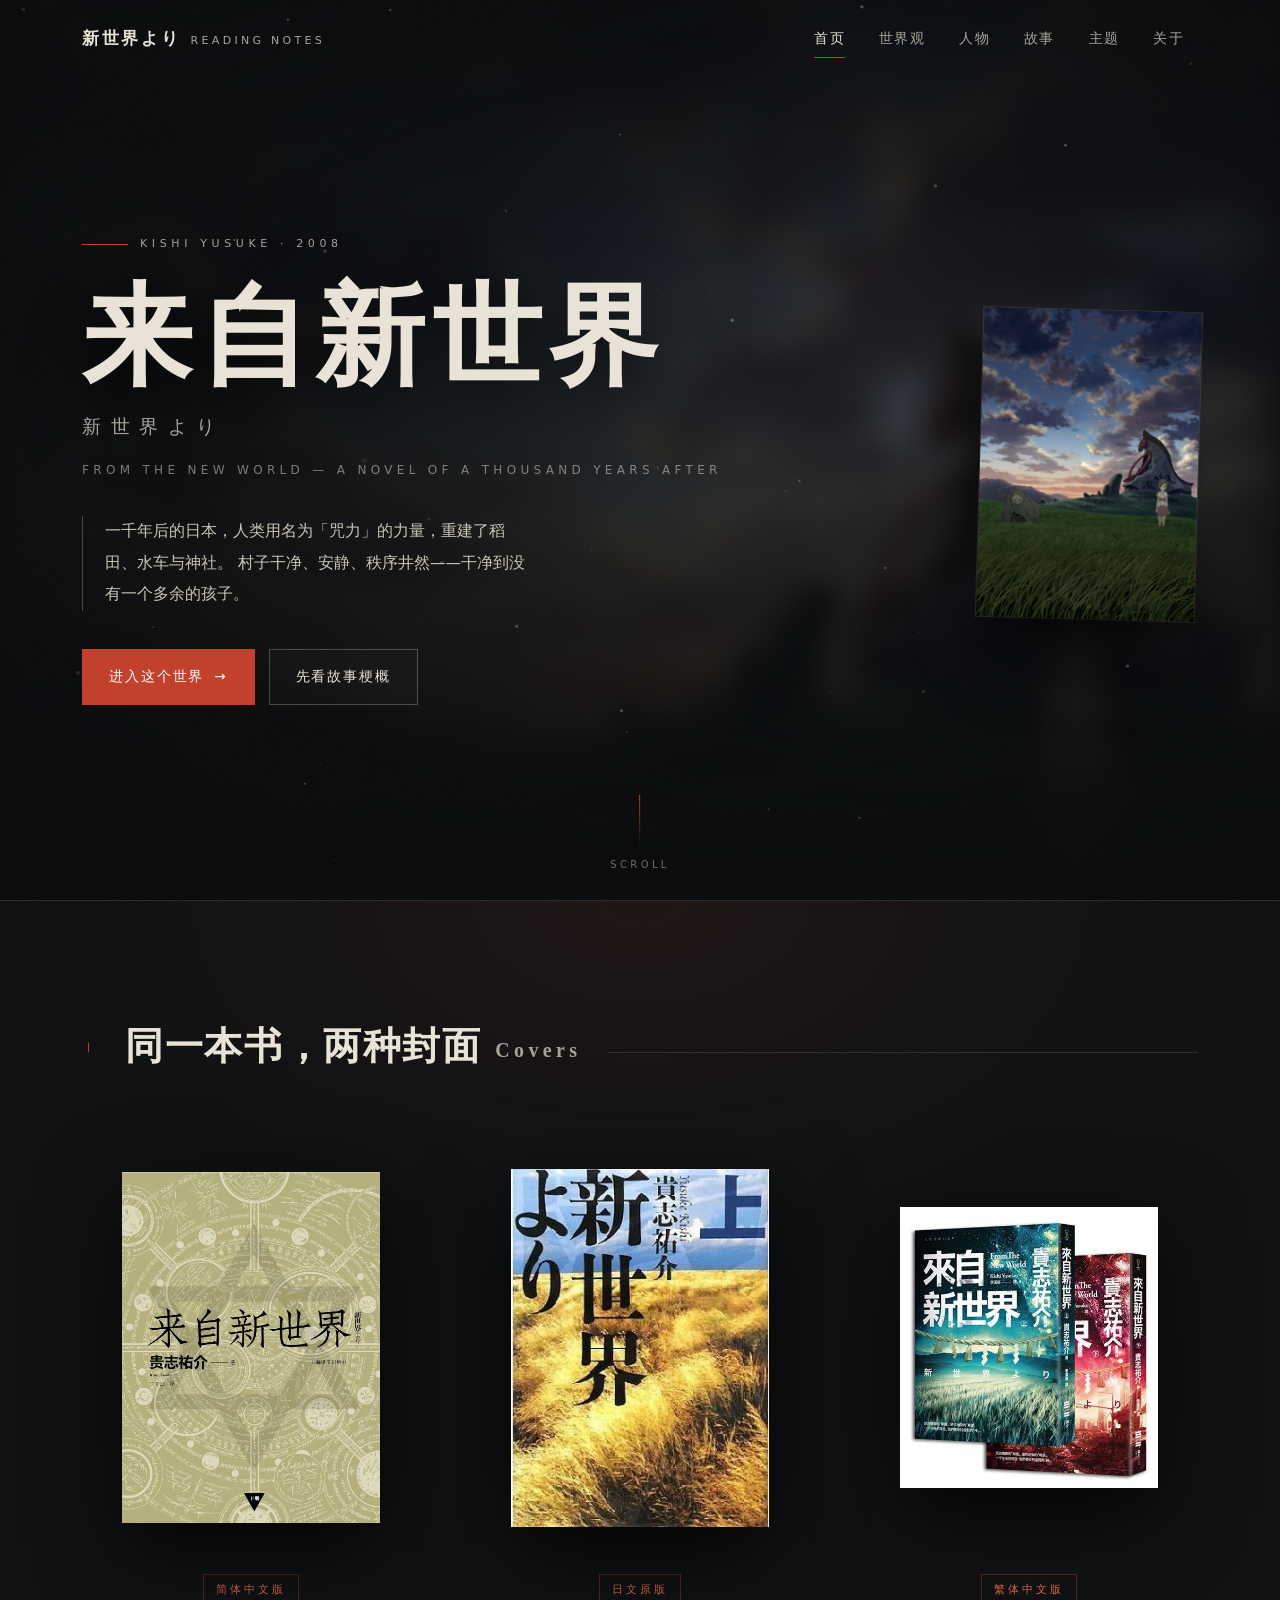
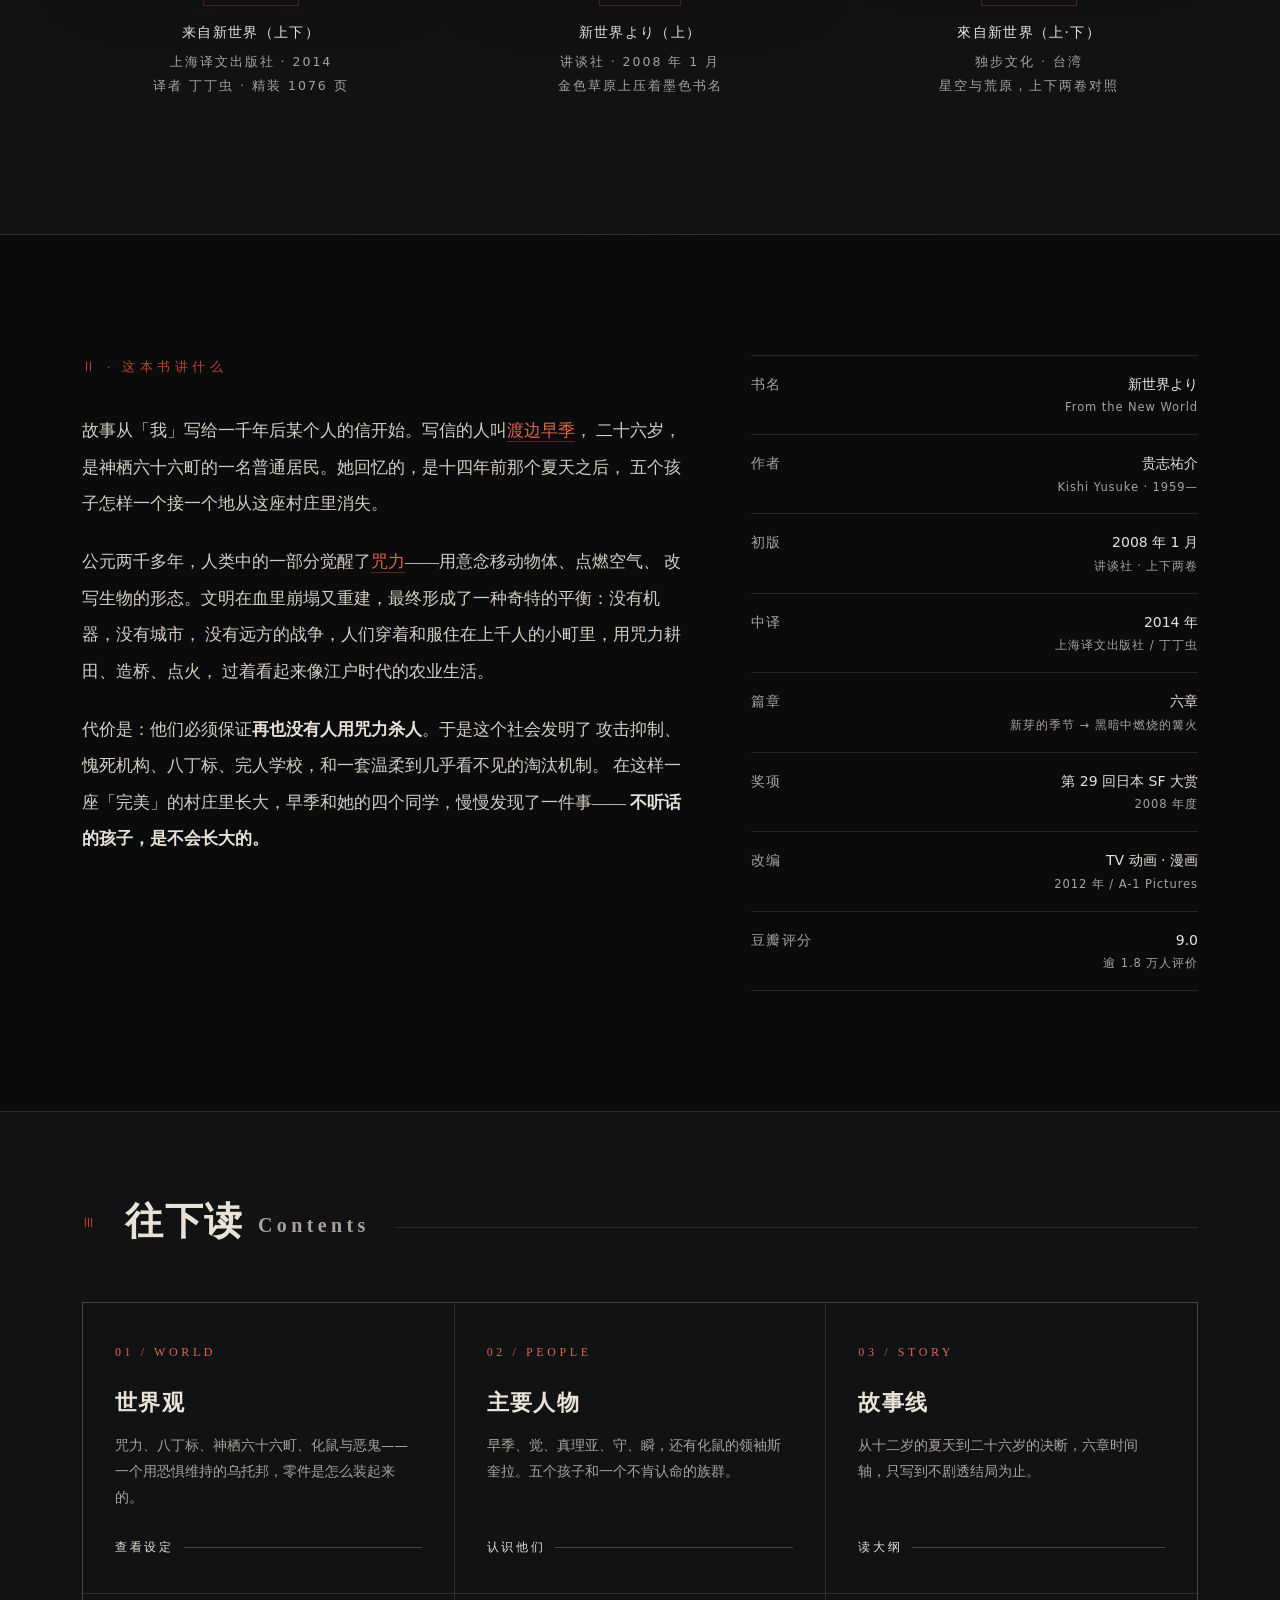
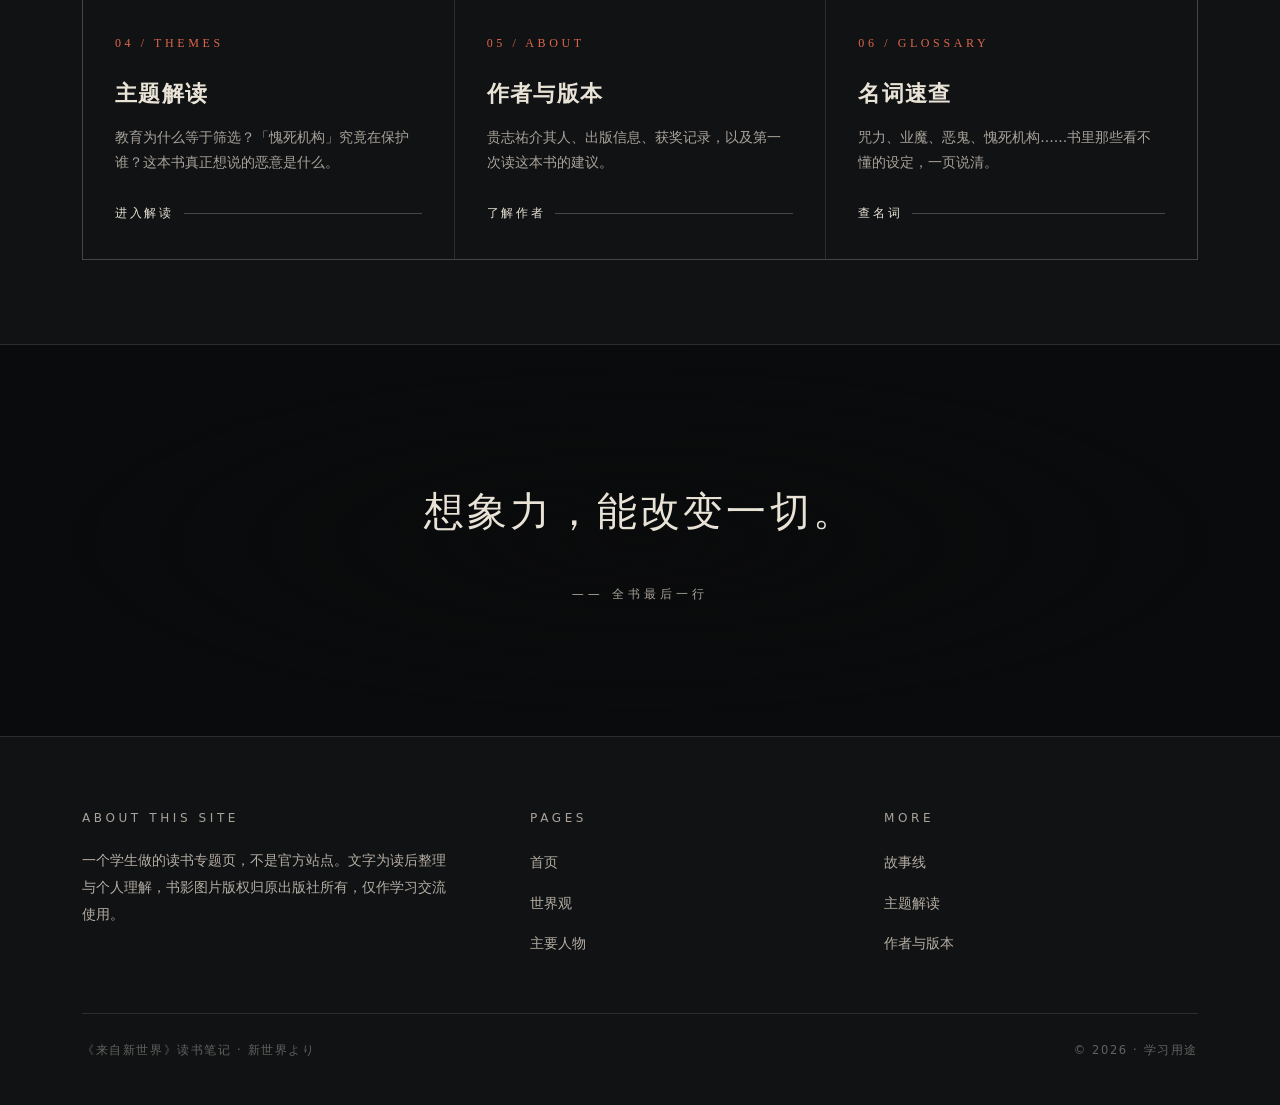
<file: index.html>
<!DOCTYPE html>
<html lang="zh-CN">
<head>
<meta charset="utf-8">
<meta name="viewport" content="width=device-width, initial-scale=1">
<title>来自新世界 · 新世界より | 贵志祐介</title>
<meta name="description" content="贵志祐介《来自新世界》读书专题：一千年后的日本，人类以咒力重建了田园，也重建了恐惧。">
<link rel="stylesheet" href="css/style.css">
</head>
<body>

<div class="progress" id="progress"></div>

<nav class="nav" id="nav">
  <div class="nav-inner">
    <a class="brand" href="index.html">
      <b>新世界より</b>
      <span>Reading Notes</span>
    </a>
    <div class="nav-links">
      <a href="index.html" class="on">首页</a>
      <a href="world.html">世界观</a>
      <a href="characters.html">人物</a>
      <a href="story.html">故事</a>
      <a href="themes.html">主题</a>
      <a href="about.html">关于</a>
    </div>
    <button class="nav-toggle" aria-label="菜单"><i></i><i></i><i></i></button>
  </div>
</nav>

<!-- ============ 首屏 ============ -->
<header class="hero">
  <div class="hero-media" data-parallax></div>
  <div class="hero-veil"></div>
  <canvas id="dust" style="position:absolute;inset:0;width:100%;height:100%;z-index:2;pointer-events:none"></canvas>

  <div class="hero-grid">
    <div>
      <div class="hero-kicker">Kishi Yusuke · 2008</div>
      <h1 class="hero-title">
        来自新世界
        <span class="sub">新世界より</span>
      </h1>
      <p class="hero-en">From the New World — a novel of a thousand years after</p>
      <p class="hero-desc">
        一千年后的日本，人类用名为「咒力」的力量，重建了稻田、水车与神社。
        村子干净、安静、秩序井然——干净到没有一个多余的孩子。
      </p>
      <div class="hero-cta">
        <a class="btn primary" href="world.html">进入这个世界 <i>→</i></a>
        <a class="btn" href="story.html">先看故事梗概</a>
      </div>
    </div>

    <figure class="hero-poster">
      <img src="img/anime-cover.png" alt="动画《来自新世界》主视觉：黄昏草原上的渡边早季，远处是业魔与化鼠">
    </figure>
  </div>

  <div class="scroll-hint"><span></span>Scroll</div>
</header>

<!-- ============ 两种封面 ============ -->
<section class="sec covers">
  <div class="wrap">
    <div class="sec-head reveal">
      <div class="sec-num">Ⅰ</div>
      <h2 class="sec-title">同一本书，两种封面<em>Covers</em></h2>
      <div class="rule"></div>
    </div>

    <div class="cover-grid">
      <figure class="book reveal d1">
        <div class="book-inner"><img src="img/cn-cover.jpg" alt="《来自新世界》简体中文版封面，上海译文出版社"></div>
        <figcaption>
          <span class="tag">简体中文版</span>
          <b>来自新世界（上下）</b>
          上海译文出版社 · 2014<br>
          译者 丁丁虫 · 精装 1076 页
        </figcaption>
      </figure>

      <figure class="book reveal d2">
        <div class="book-inner"><img src="img/jp-cover.jpg" alt="《新世界より》日文原版封面，讲谈社"></div>
        <figcaption>
          <span class="tag">日文原版</span>
          <b>新世界より（上）</b>
          讲谈社 · 2008 年 1 月<br>
          金色草原上压着墨色书名
        </figcaption>
      </figure>

      <figure class="book reveal d3">
        <div class="book-inner"><img src="img/tw-cover.jpg" alt="《来自新世界》繁体中文版上下册立体书影，独步文化"></div>
        <figcaption>
          <span class="tag">繁体中文版</span>
          <b>來自新世界（上·下）</b>
          独步文化 · 台湾<br>
          星空与荒原，上下两卷对照
        </figcaption>
      </figure>
    </div>
  </div>
</section>

<!-- ============ 简介 ============ -->
<section class="sec">
  <div class="wrap">
    <div class="intro-grid">
      <div class="reveal">
        <div class="sec-num" style="margin-bottom:22px">Ⅱ · 这本书讲什么</div>
        <div class="lead">
          <p>
            故事从「我」写给一千年后某个人的信开始。写信的人叫<span class="mark">渡边早季</span>，
            二十六岁，是神栖六十六町的一名普通居民。她回忆的，是十四年前那个夏天之后，
            五个孩子怎样一个接一个地从这座村庄里消失。
          </p>
          <p>
            公元两千多年，人类中的一部分觉醒了<span class="mark">咒力</span>——用意念移动物体、点燃空气、
            改写生物的形态。文明在血里崩塌又重建，最终形成了一种奇特的平衡：没有机器，没有城市，
            没有远方的战争，人们穿着和服住在上千人的小町里，用咒力耕田、造桥、点火，
            过着看起来像江户时代的农业生活。
          </p>
          <p>
            代价是：他们必须保证<strong>再也没有人用咒力杀人</strong>。于是这个社会发明了
            攻击抑制、愧死机构、八丁标、完人学校，和一套温柔到几乎看不见的淘汰机制。
            在这样一座「完美」的村庄里长大，早季和她的四个同学，慢慢发现了一件事——
            <strong>不听话的孩子，是不会长大的。</strong>
          </p>
        </div>
      </div>

      <aside class="reveal d2">
        <dl class="fact-list">
          <div><dt>书名</dt><dd>新世界より<small>From the New World</small></dd></div>
          <div><dt>作者</dt><dd>贵志祐介<small>Kishi Yusuke · 1959—</small></dd></div>
          <div><dt>初版</dt><dd>2008 年 1 月<small>讲谈社 · 上下两卷</small></dd></div>
          <div><dt>中译</dt><dd>2014 年<small>上海译文出版社 / 丁丁虫</small></dd></div>
          <div><dt>篇章</dt><dd>六章<small>新芽的季节 → 黑暗中燃烧的篝火</small></dd></div>
          <div><dt>奖项</dt><dd>第 29 回日本 SF 大赏<small>2008 年度</small></dd></div>
          <div><dt>改编</dt><dd>TV 动画 · 漫画<small>2012 年 / A-1 Pictures</small></dd></div>
          <div><dt>豆瓣评分</dt><dd>9.0<small>逾 1.8 万人评价</small></dd></div>
        </dl>
      </aside>
    </div>
  </div>
</section>

<!-- ============ 分页面导航 ============ -->
<section class="sec tight" style="background:var(--ink-2); border-top:1px solid var(--line); border-bottom:1px solid var(--line)">
  <div class="wrap">
    <div class="sec-head reveal">
      <div class="sec-num">Ⅲ</div>
      <h2 class="sec-title">往下读<em>Contents</em></h2>
      <div class="rule"></div>
    </div>

    <div class="nav-cards">
      <a class="card reveal d1" href="world.html">
        <div>
          <div class="card-num">01 / WORLD</div>
          <h3>世界观</h3>
          <p>咒力、八丁标、神栖六十六町、化鼠与恶鬼——一个用恐惧维持的乌托邦，零件是怎么装起来的。</p>
        </div>
        <div class="go">查看设定</div>
      </a>

      <a class="card reveal d2" href="characters.html">
        <div>
          <div class="card-num">02 / PEOPLE</div>
          <h3>主要人物</h3>
          <p>早季、觉、真理亚、守、瞬，还有化鼠的领袖斯奎拉。五个孩子和一个不肯认命的族群。</p>
        </div>
        <div class="go">认识他们</div>
      </a>

      <a class="card reveal d3" href="story.html">
        <div>
          <div class="card-num">03 / STORY</div>
          <h3>故事线</h3>
          <p>从十二岁的夏天到二十六岁的决断，六章时间轴，只写到不剧透结局为止。</p>
        </div>
        <div class="go">读大纲</div>
      </a>

      <a class="card reveal d1" href="themes.html">
        <div>
          <div class="card-num">04 / THEMES</div>
          <h3>主题解读</h3>
          <p>教育为什么等于筛选？「愧死机构」究竟在保护谁？这本书真正想说的恶意是什么。</p>
        </div>
        <div class="go">进入解读</div>
      </a>

      <a class="card reveal d2" href="about.html">
        <div>
          <div class="card-num">05 / ABOUT</div>
          <h3>作者与版本</h3>
          <p>贵志祐介其人、出版信息、获奖记录，以及第一次读这本书的建议。</p>
        </div>
        <div class="go">了解作者</div>
      </a>

      <a class="card reveal d3" href="world.html#curse">
        <div>
          <div class="card-num">06 / GLOSSARY</div>
          <h3>名词速查</h3>
          <p>咒力、业魔、恶鬼、愧死机构……书里那些看不懂的设定，一页说清。</p>
        </div>
        <div class="go">查名词</div>
      </a>
    </div>
  </div>
</section>

<!-- ============ 金句 ============ -->
<section class="quote">
  <div class="bg" data-parallax></div>
  <div class="veil"></div>
  <blockquote class="reveal">
    <q>想象力，能改变一切。</q>
    <cite>—— 全书最后一行</cite>
  </blockquote>
</section>

<footer class="footer">
  <div class="wrap">
    <div class="footer-grid">
      <div>
        <h4>About this site</h4>
        <p>一个学生做的读书专题页，不是官方站点。文字为读后整理与个人理解，书影图片版权归原出版社所有，仅作学习交流使用。</p>
      </div>
      <div>
        <h4>Pages</h4>
        <ul>
          <li><a href="index.html">首页</a></li>
          <li><a href="world.html">世界观</a></li>
          <li><a href="characters.html">主要人物</a></li>
        </ul>
      </div>
      <div>
        <h4>More</h4>
        <ul>
          <li><a href="story.html">故事线</a></li>
          <li><a href="themes.html">主题解读</a></li>
          <li><a href="about.html">作者与版本</a></li>
        </ul>
      </div>
    </div>
    <div class="footer-bot">
      <span>《来自新世界》读书笔记 · 新世界より</span>
      <span>© <span id="year">2026</span> · 学习用途</span>
    </div>
  </div>
</footer>

<script src="js/main.js"></script>
</body>
</html>
</file>
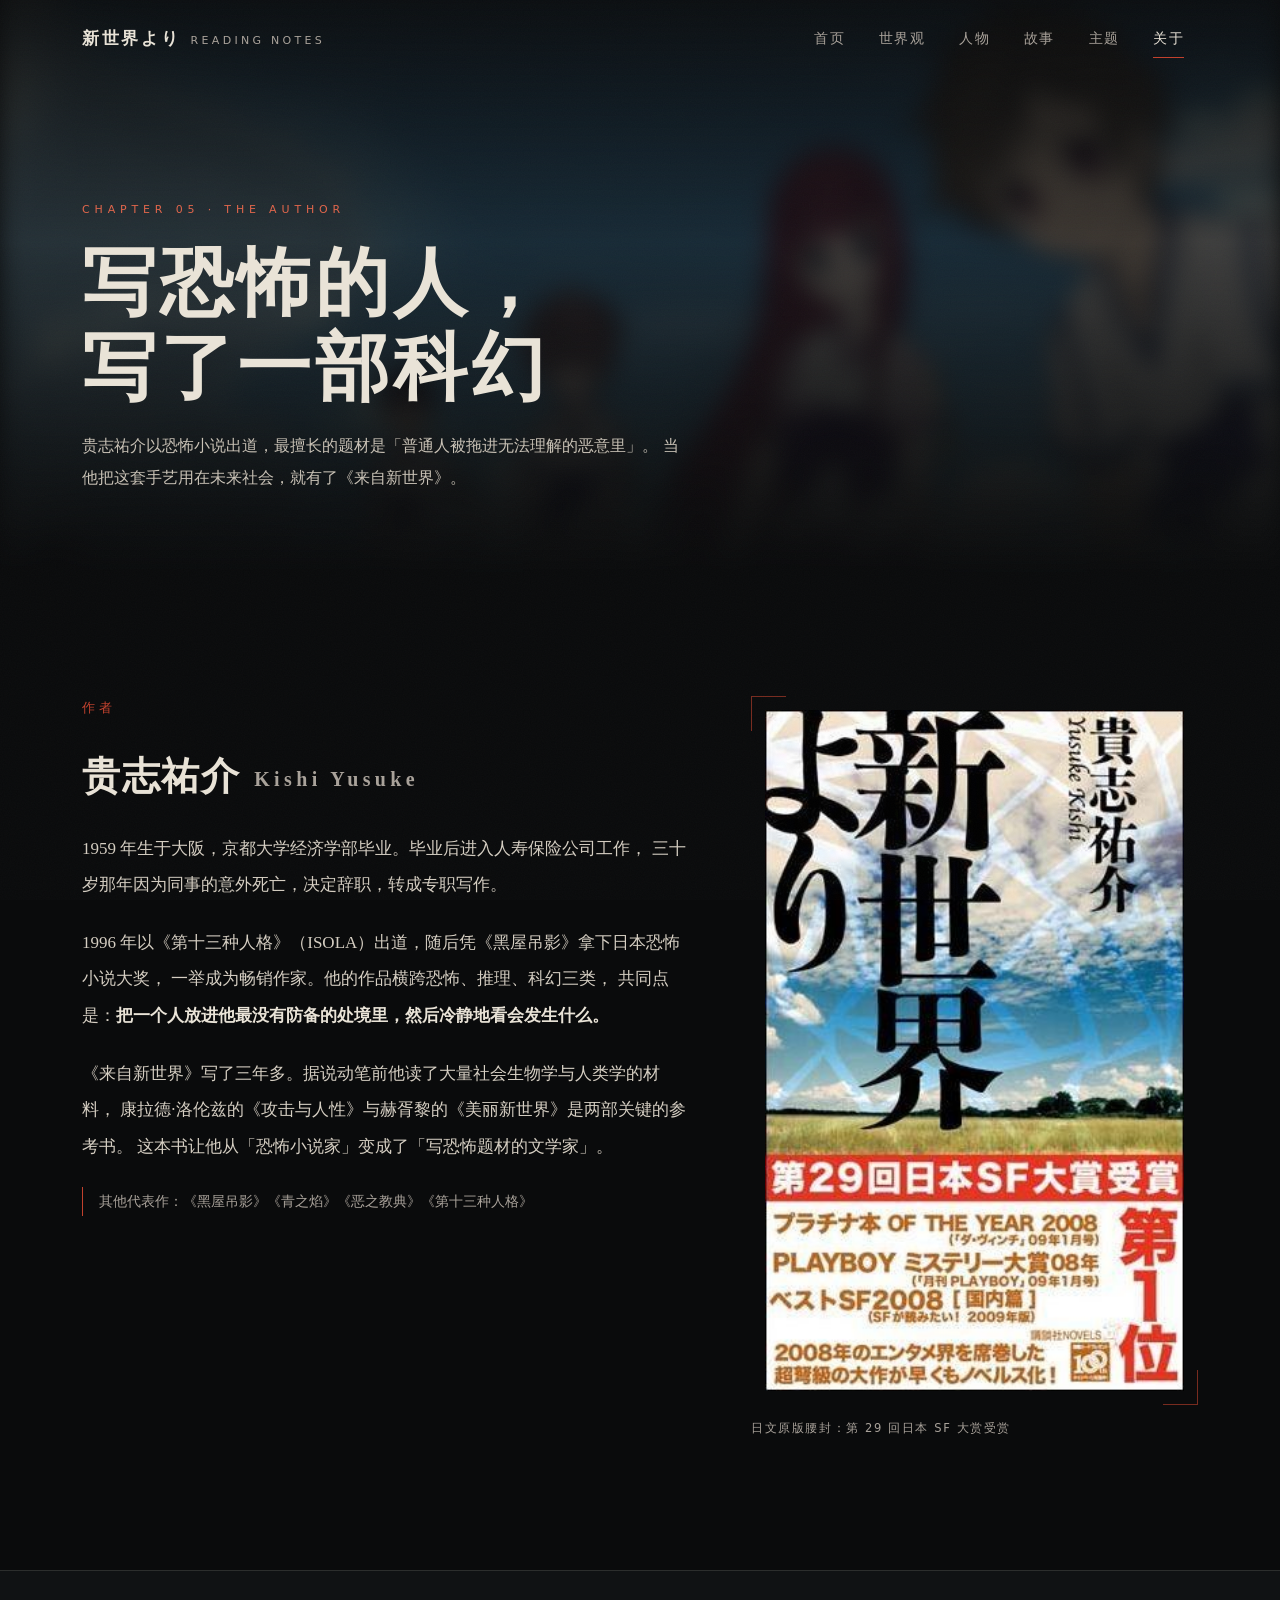
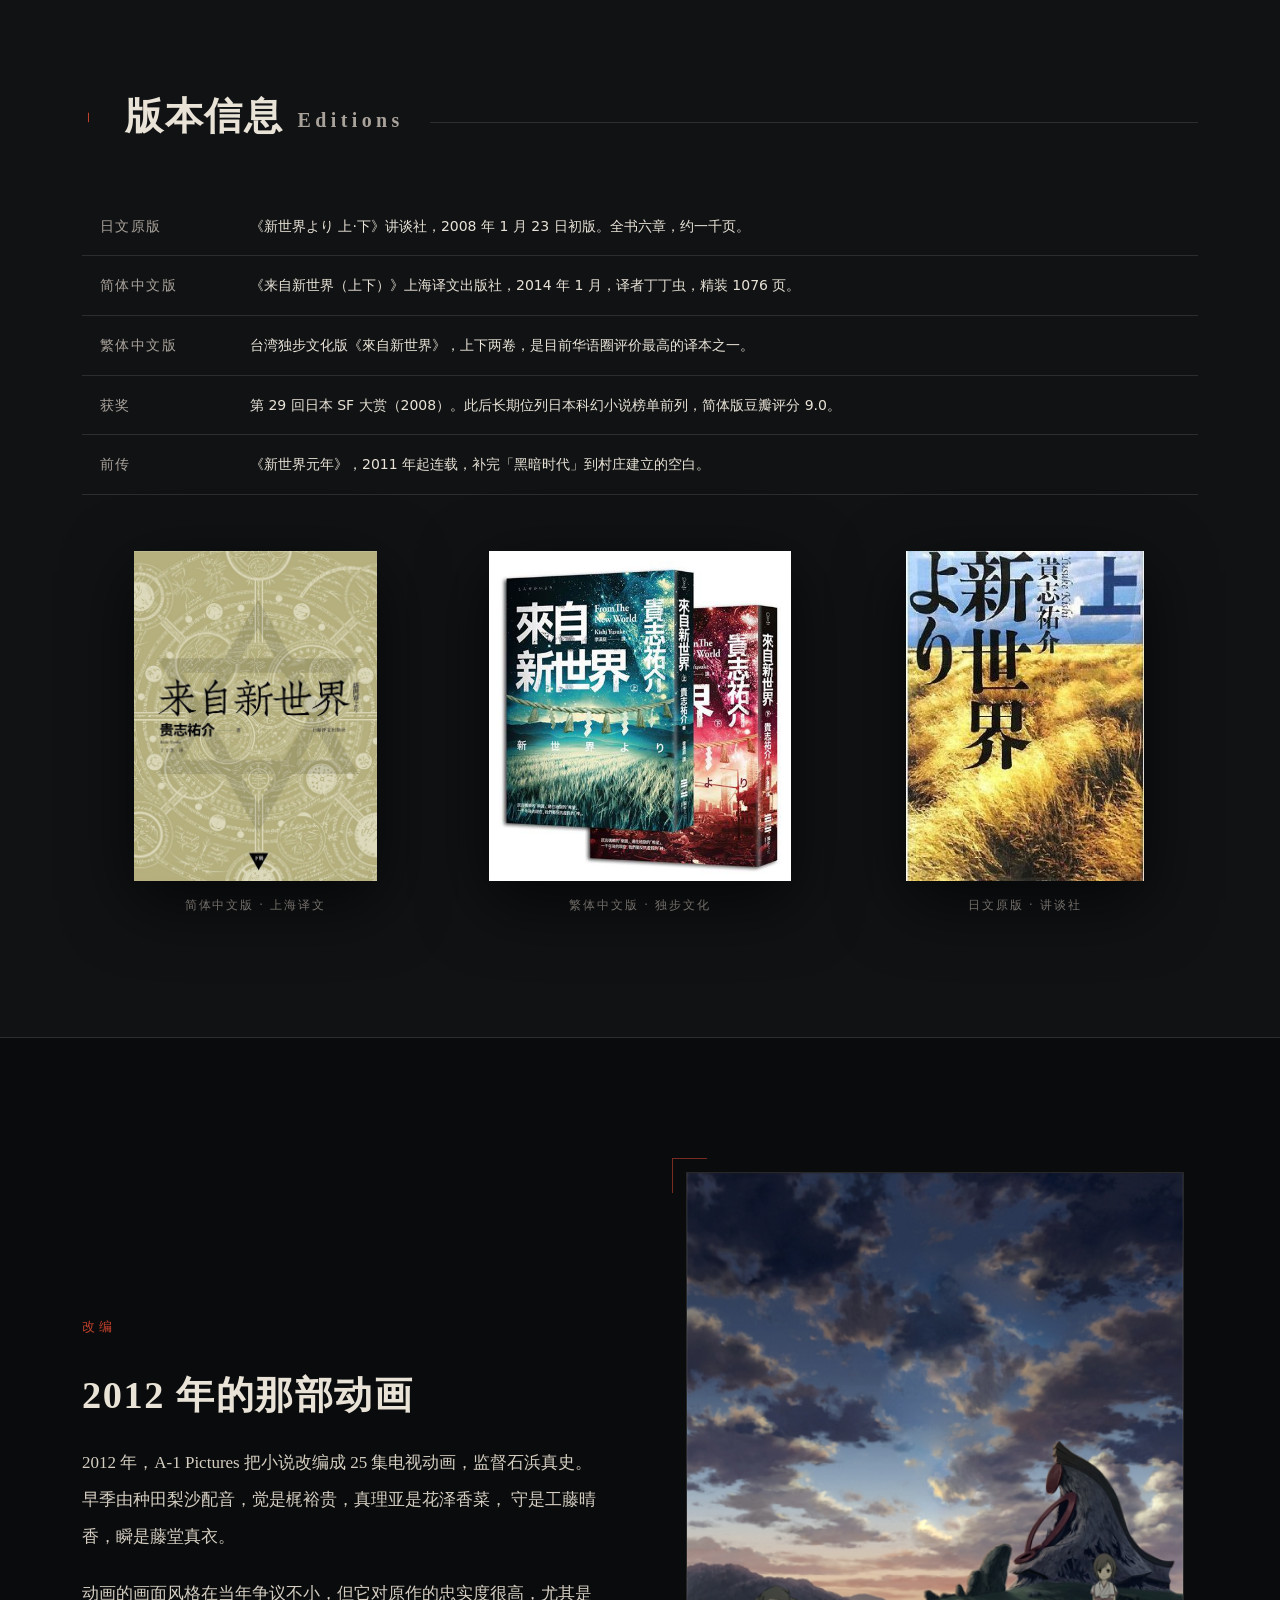
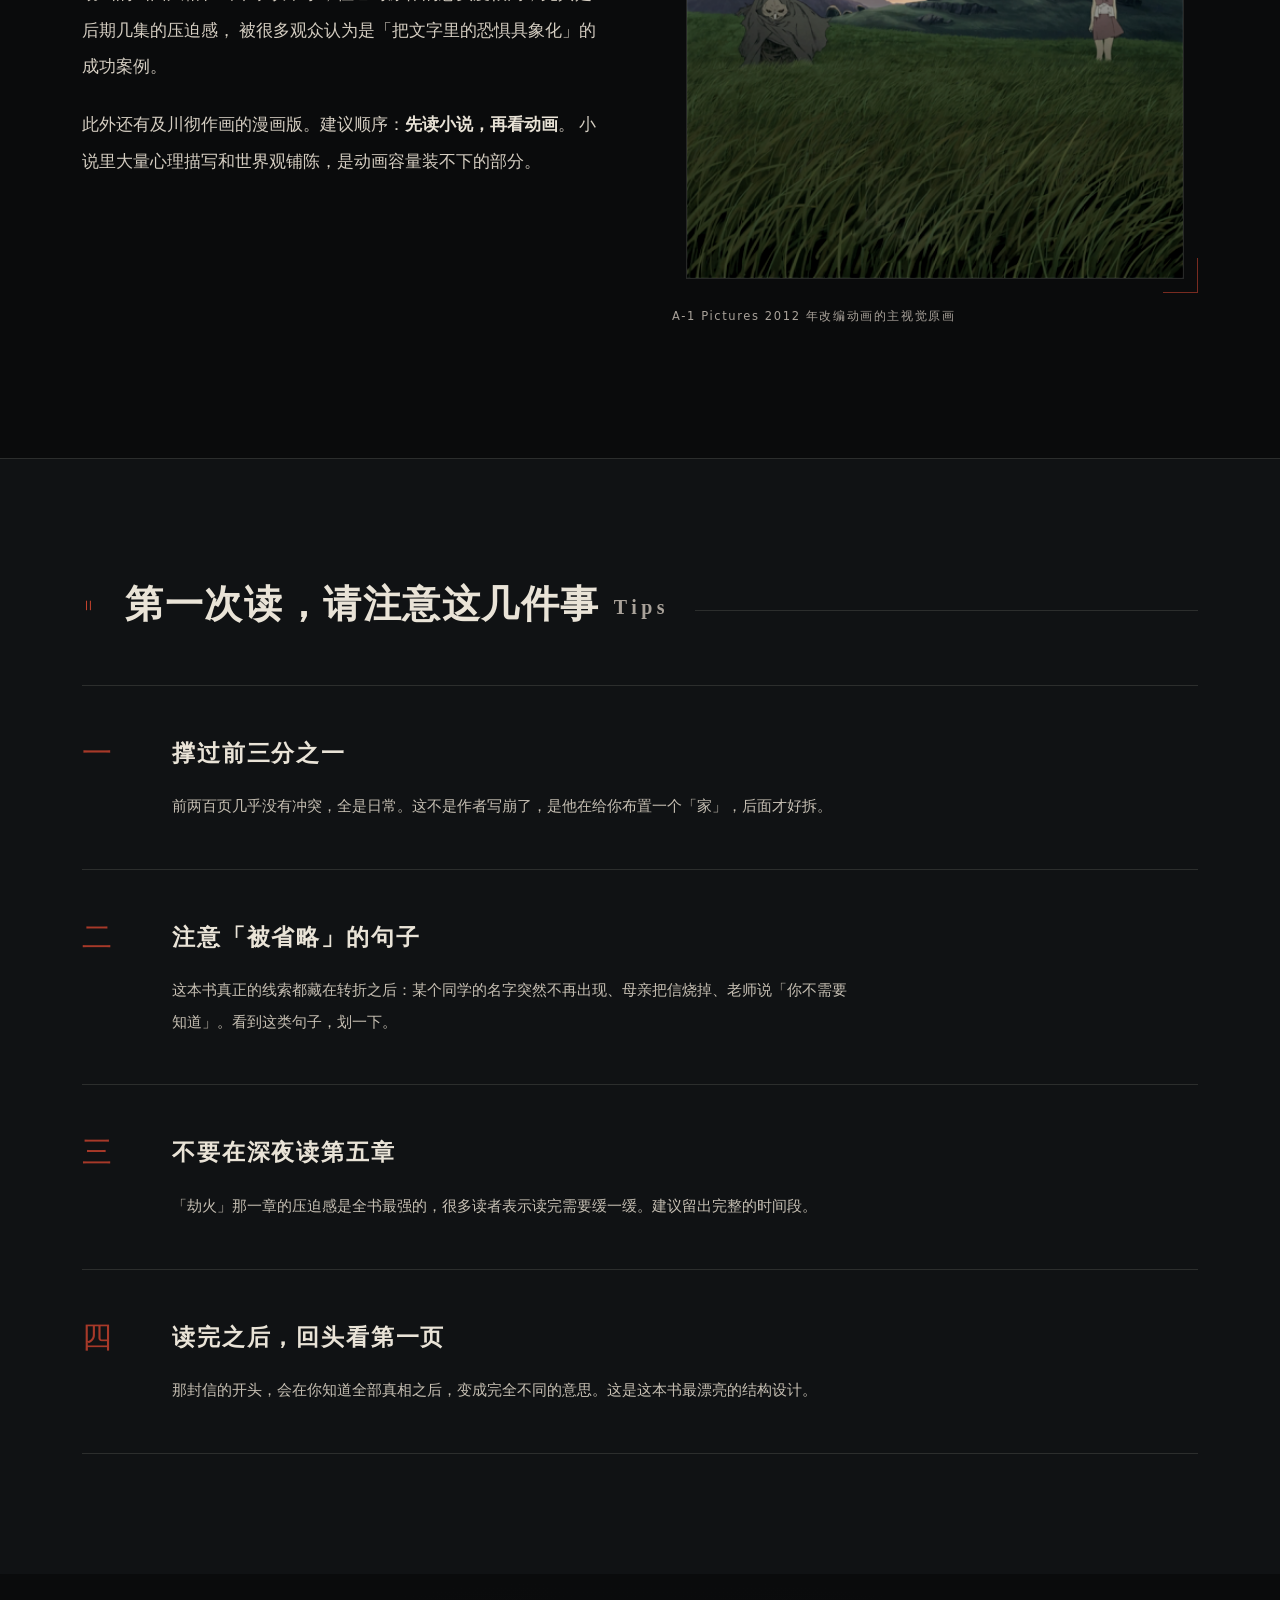
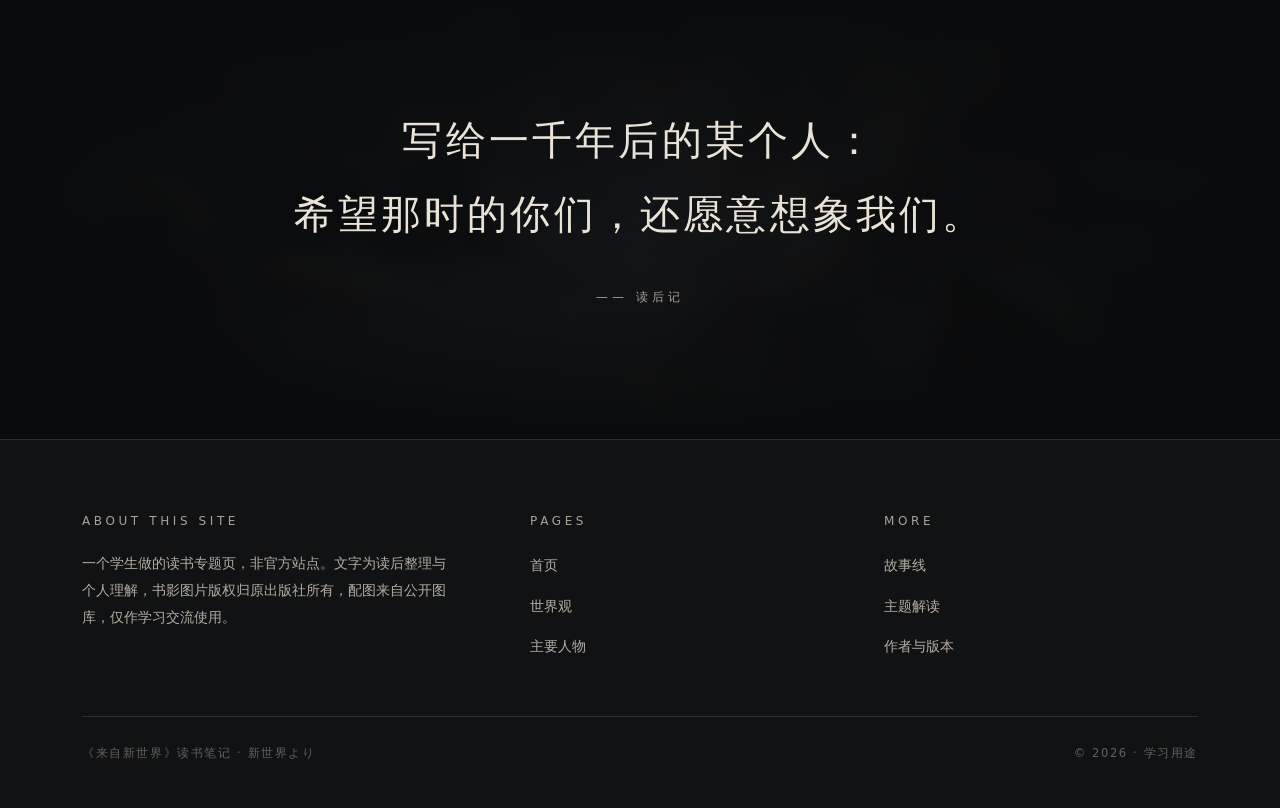
<file: about.html>
<!DOCTYPE html>
<html lang="zh-CN">
<head>
<meta charset="utf-8">
<meta name="viewport" content="width=device-width, initial-scale=1">
<title>作者与版本 · 来自新世界</title>
<meta name="description" content="贵志祐介其人、出版信息、获奖记录、改编作品与阅读建议。">
<link rel="stylesheet" href="css/style.css">
</head>
<body>

<div class="progress"></div>

<nav class="nav" id="nav">
  <div class="nav-inner">
    <a class="brand" href="index.html"><b>新世界より</b><span>Reading Notes</span></a>
    <div class="nav-links">
      <a href="index.html">首页</a>
      <a href="world.html">世界观</a>
      <a href="characters.html">人物</a>
      <a href="story.html">故事</a>
      <a href="themes.html">主题</a>
      <a href="about.html" class="on">关于</a>
    </div>
    <button class="nav-toggle" aria-label="菜单"><i></i><i></i><i></i></button>
  </div>
</nav>

<header class="page-head">
  <div class="bg" style="background-image:url('img/anime-hero.jpg'); background-position:30% 42%" data-parallax></div>
  <div class="veil"></div>
  <div class="jp-ghost">著者</div>
  <div class="wrap">
    <div class="page-en">Chapter 05 · The Author</div>
    <h1>写恐怖的人，<br>写了一部科幻</h1>
    <p class="dek">
      贵志祐介以恐怖小说出道，最擅长的题材是「普通人被拖进无法理解的恶意里」。
      当他把这套手艺用在未来社会，就有了《来自新世界》。
    </p>
  </div>
</header>

<section class="sec">
  <div class="wrap">
    <div class="intro-grid">
      <div class="reveal">
        <div class="sec-num" style="margin-bottom:18px">作者</div>
        <h2 class="sec-title" style="margin-bottom:28px">贵志祐介<em>Kishi Yusuke</em></h2>
        <div class="lead">
          <p>
            1959 年生于大阪，京都大学经济学部毕业。毕业后进入人寿保险公司工作，
            三十岁那年因为同事的意外死亡，决定辞职，转成专职写作。
          </p>
          <p>
            1996 年以《第十三种人格》（ISOLA）出道，随后凭《黑屋吊影》拿下日本恐怖小说大奖，
            一举成为畅销作家。他的作品横跨恐怖、推理、科幻三类，
            共同点是：<strong>把一个人放进他最没有防备的处境里，然后冷静地看会发生什么。</strong>
          </p>
          <p>
            《来自新世界》写了三年多。据说动笔前他读了大量社会生物学与人类学的材料，
            康拉德·洛伦兹的《攻击与人性》与赫胥黎的《美丽新世界》是两部关键的参考书。
            这本书让他从「恐怖小说家」变成了「写恐怖题材的文学家」。
          </p>
          <p class="note" style="border-left:1px solid var(--shu); padding-left:16px; color:var(--paper-dim); font-size:13.5px">
            其他代表作：《黑屋吊影》《青之焰》《恶之教典》《第十三种人格》
          </p>
        </div>
      </div>

      <aside class="reveal d2">
        <div class="frame"><img src="img/jp-award.jpg" alt="《新世界より》日文原版书影，腰封印有第29回日本SF大赏受赏字样"></div>
        <p class="cap">日文原版腰封：第 29 回日本 SF 大赏受赏</p>
      </aside>
    </div>
  </div>
</section>

<!-- 出版信息 -->
<section class="sec" style="background:var(--ink-2); border-top:1px solid var(--line); border-bottom:1px solid var(--line)">
  <div class="wrap">
    <div class="sec-head reveal">
      <div class="sec-num">Ⅰ</div>
      <h2 class="sec-title">版本信息<em>Editions</em></h2>
      <div class="rule"></div>
    </div>

    <table class="info-table reveal d1">
      <tbody>
        <tr><th>日文原版</th><td>《新世界より 上·下》讲谈社，2008 年 1 月 23 日初版。全书六章，约一千页。</td></tr>
        <tr><th>简体中文版</th><td>《来自新世界（上下）》上海译文出版社，2014 年 1 月，译者丁丁虫，精装 1076 页。</td></tr>
        <tr><th>繁体中文版</th><td>台湾独步文化版《來自新世界》，上下两卷，是目前华语圈评价最高的译本之一。</td></tr>
        <tr><th>获奖</th><td>第 29 回日本 SF 大赏（2008）。此后长期位列日本科幻小说榜单前列，简体版豆瓣评分 9.0。</td></tr>
        <tr><th>前传</th><td>《新世界元年》，2011 年起连载，补完「黑暗时代」到村庄建立的空白。</td></tr>
      </tbody>
    </table>

    <div class="gallery reveal d2">
      <figure>
        <img src="img/cn-cover.jpg" alt="简体中文版《来自新世界》封面">
        <figcaption>简体中文版 · 上海译文</figcaption>
      </figure>
      <figure>
        <img src="img/tw-cover.jpg" alt="繁体中文版《來自新世界》上下册书影">
        <figcaption>繁体中文版 · 独步文化</figcaption>
      </figure>
      <figure>
        <img src="img/jp-cover.jpg" alt="日文原版《新世界より》上卷封面">
        <figcaption>日文原版 · 讲谈社</figcaption>
      </figure>
    </div>
  </div>
</section>

<!-- 改编 -->
<section class="sec">
  <div class="wrap">
    <div class="split">
      <div class="reveal">
        <div class="sec-num" style="margin-bottom:18px">改编</div>
        <h2 class="sec-title" style="margin-bottom:24px">2012 年的那部动画</h2>
        <div class="lead">
          <p>
            2012 年，A-1 Pictures 把小说改编成 25 集电视动画，监督石浜真史。
            早季由种田梨沙配音，觉是梶裕贵，真理亚是花泽香菜，
            守是工藤晴香，瞬是藤堂真衣。
          </p>
          <p>
            动画的画面风格在当年争议不小，但它对原作的忠实度很高，尤其是后期几集的压迫感，
            被很多观众认为是「把文字里的恐惧具象化」的成功案例。
          </p>
          <p>
            此外还有及川彻作画的漫画版。建议顺序：<strong>先读小说，再看动画</strong>。
            小说里大量心理描写和世界观铺陈，是动画容量装不下的部分。
          </p>
        </div>
      </div>
      <div class="split-media reveal d2">
        <div class="frame"><img src="img/anime-cover.png" alt="A-1 Pictures 改编动画的主视觉原画"></div>
        <p class="cap">A-1 Pictures 2012 年改编动画的主视觉原画</p>
      </div>
    </div>
  </div>
</section>

<!-- 阅读建议 -->
<section class="sec" style="background:var(--ink-2); border-top:1px solid var(--line)">
  <div class="wrap">
    <div class="sec-head reveal">
      <div class="sec-num">Ⅱ</div>
      <h2 class="sec-title">第一次读，请注意这几件事<em>Tips</em></h2>
      <div class="rule"></div>
    </div>

    <div class="theme reveal d1">
      <div class="theme-idx">一</div>
      <div>
        <h3>撑过前三分之一</h3>
        <p>前两百页几乎没有冲突，全是日常。这不是作者写崩了，是他在给你布置一个「家」，后面才好拆。</p>
      </div>
    </div>
    <div class="theme reveal d2">
      <div class="theme-idx">二</div>
      <div>
        <h3>注意「被省略」的句子</h3>
        <p>这本书真正的线索都藏在转折之后：某个同学的名字突然不再出现、母亲把信烧掉、老师说「你不需要知道」。看到这类句子，划一下。</p>
      </div>
    </div>
    <div class="theme reveal d1">
      <div class="theme-idx">三</div>
      <div>
        <h3>不要在深夜读第五章</h3>
        <p>「劫火」那一章的压迫感是全书最强的，很多读者表示读完需要缓一缓。建议留出完整的时间段。</p>
      </div>
    </div>
    <div class="theme reveal d2">
      <div class="theme-idx">四</div>
      <div>
        <h3>读完之后，回头看第一页</h3>
        <p>那封信的开头，会在你知道全部真相之后，变成完全不同的意思。这是这本书最漂亮的结构设计。</p>
      </div>
    </div>
  </div>
</section>

<section class="quote">
  <div class="bg" style="background-image:url('img/anime-cover.png'); background-position:58% 30%"></div>
  <div class="veil"></div>
  <blockquote class="reveal">
    <q>写给一千年后的某个人：<br>希望那时的你们，还愿意想象我们。</q>
    <cite>—— 读后记</cite>
  </blockquote>
</section>

<footer class="footer">
  <div class="wrap">
    <div class="footer-grid">
      <div>
        <h4>About this site</h4>
        <p>一个学生做的读书专题页，非官方站点。文字为读后整理与个人理解，书影图片版权归原出版社所有，配图来自公开图库，仅作学习交流使用。</p>
      </div>
      <div>
        <h4>Pages</h4>
        <ul>
          <li><a href="index.html">首页</a></li>
          <li><a href="world.html">世界观</a></li>
          <li><a href="characters.html">主要人物</a></li>
        </ul>
      </div>
      <div>
        <h4>More</h4>
        <ul>
          <li><a href="story.html">故事线</a></li>
          <li><a href="themes.html">主题解读</a></li>
          <li><a href="about.html">作者与版本</a></li>
        </ul>
      </div>
    </div>
    <div class="footer-bot">
      <span>《来自新世界》读书笔记 · 新世界より</span>
      <span>© <span id="year">2026</span> · 学习用途</span>
    </div>
  </div>
</footer>

<script src="js/main.js"></script>
</body>
</html>
</file>
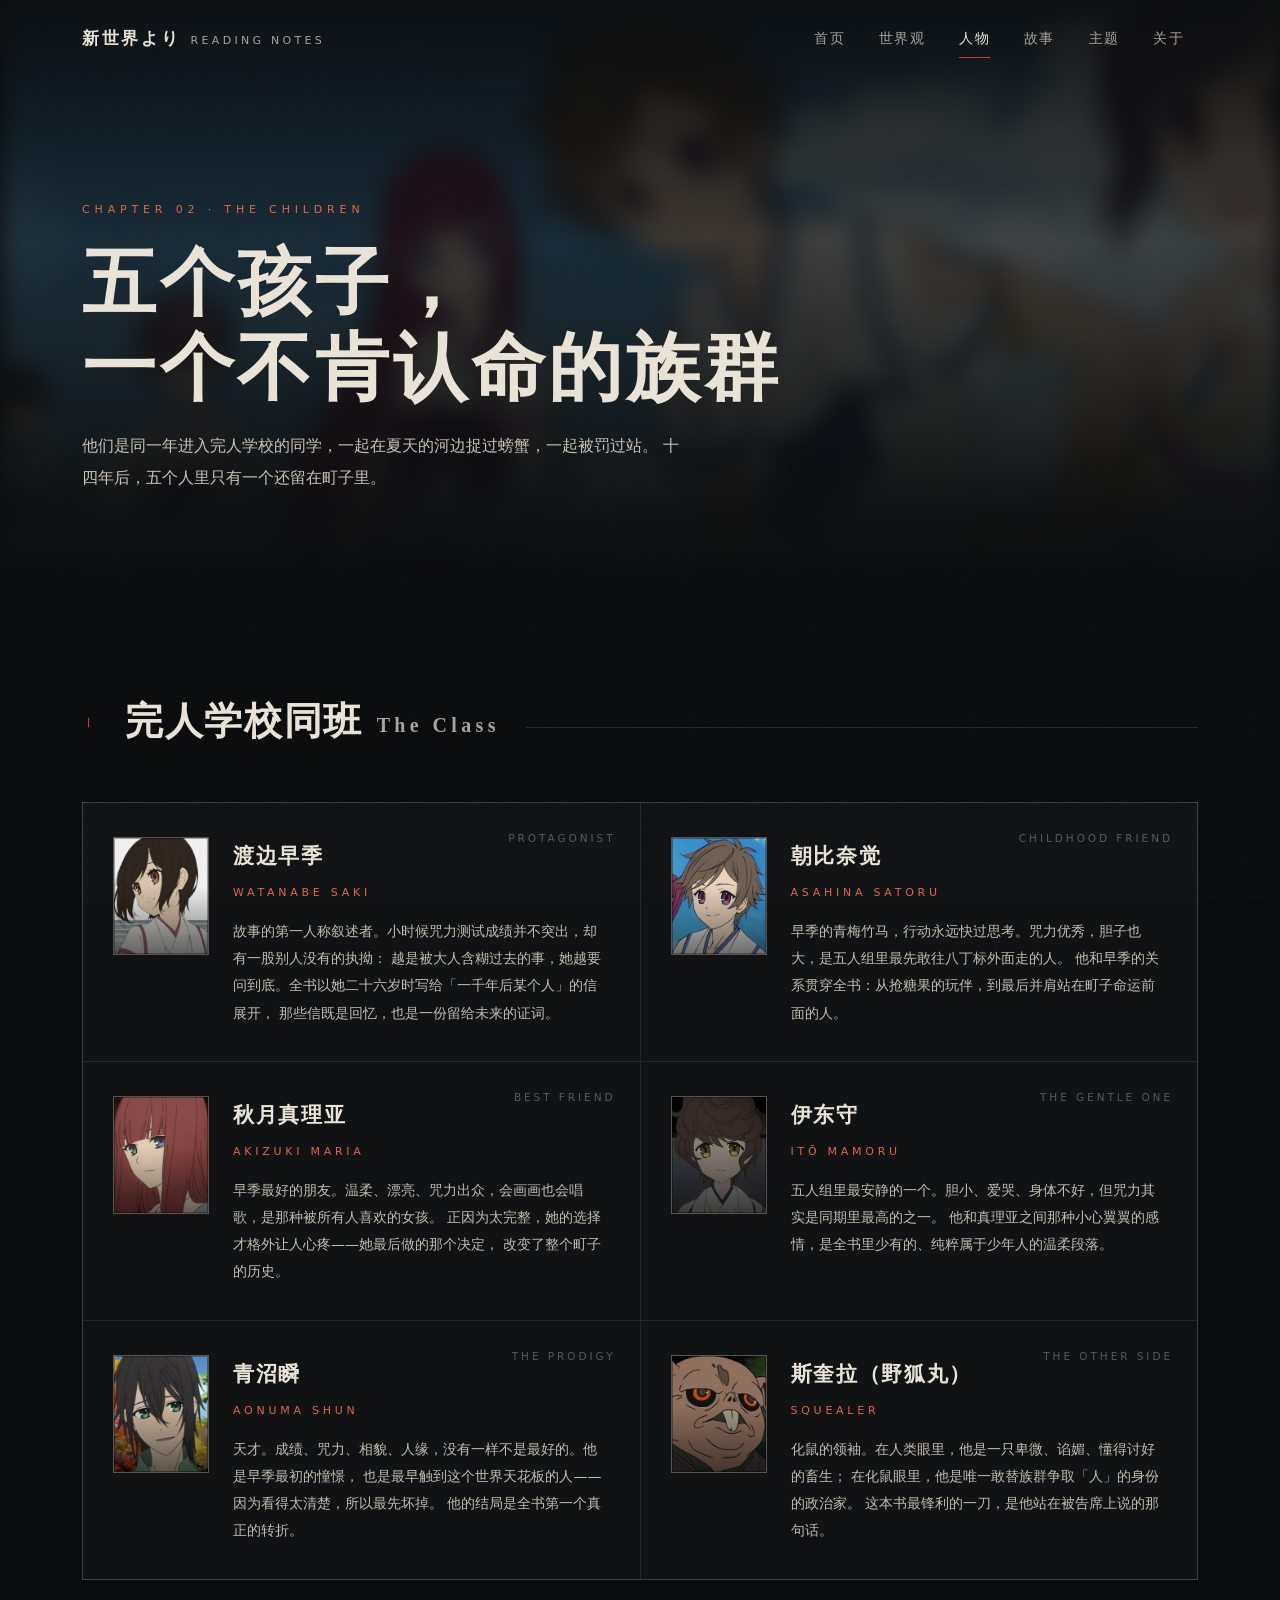
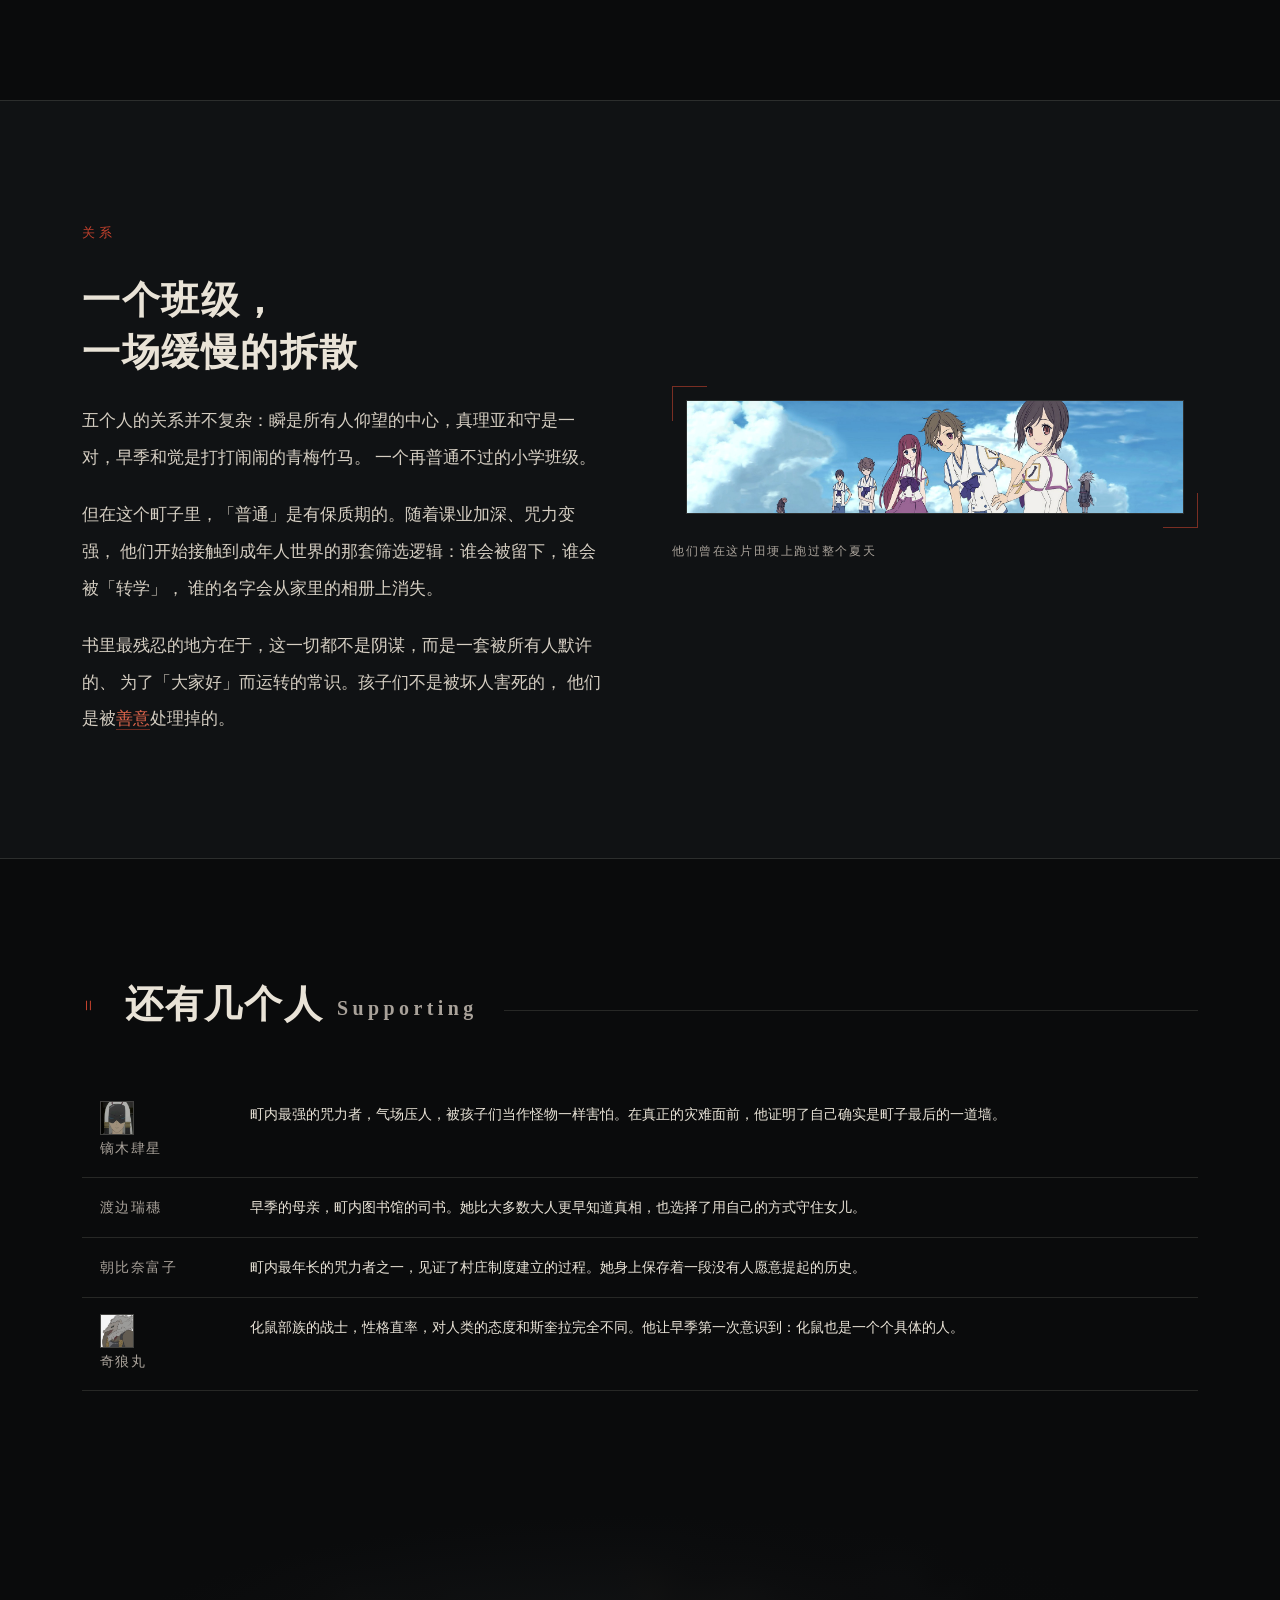
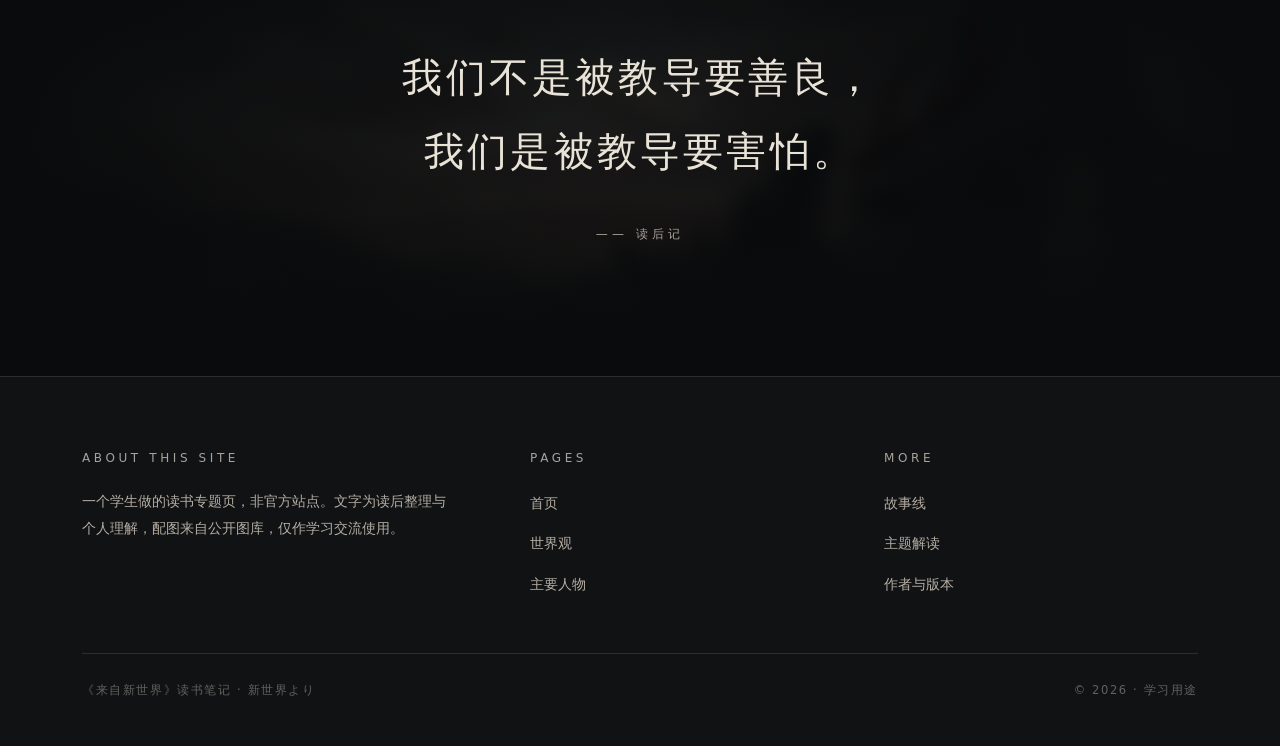
<file: characters.html>
<!DOCTYPE html>
<html lang="zh-CN">
<head>
<meta charset="utf-8">
<meta name="viewport" content="width=device-width, initial-scale=1">
<title>主要人物 · 来自新世界</title>
<meta name="description" content="渡边早季、朝比奈觉、秋月真理亚、伊东守、青沼瞬，以及化鼠的领袖斯奎拉。">
<link rel="stylesheet" href="css/style.css">
</head>
<body>

<div class="progress"></div>

<nav class="nav" id="nav">
  <div class="nav-inner">
    <a class="brand" href="index.html"><b>新世界より</b><span>Reading Notes</span></a>
    <div class="nav-links">
      <a href="index.html">首页</a>
      <a href="world.html">世界观</a>
      <a href="characters.html" class="on">人物</a>
      <a href="story.html">故事</a>
      <a href="themes.html">主题</a>
      <a href="about.html">关于</a>
    </div>
    <button class="nav-toggle" aria-label="菜单"><i></i><i></i><i></i></button>
  </div>
</nav>

<header class="page-head">
  <div class="bg" style="background-image:url('img/anime-hero.jpg'); background-position:52% 45%" data-parallax></div>
  <div class="veil"></div>
  <div class="jp-ghost">人々</div>
  <div class="wrap">
    <div class="page-en">Chapter 02 · The Children</div>
    <h1>五个孩子，<br>一个不肯认命的族群</h1>
    <p class="dek">
      他们是同一年进入完人学校的同学，一起在夏天的河边捉过螃蟹，一起被罚过站。
      十四年后，五个人里只有一个还留在町子里。
    </p>
  </div>
</header>

<section class="sec">
  <div class="wrap">
    <div class="sec-head reveal">
      <div class="sec-num">Ⅰ</div>
      <h2 class="sec-title">完人学校同班<em>The Class</em></h2>
      <div class="rule"></div>
    </div>

    <div class="chars">
      <article class="char reveal d1">
        <div class="char-ava"><img src="img/ch-saki.png" alt="渡边早季在动画中的形象"></div>
        <div>
          <div class="role">Protagonist</div>
          <h3>渡边早季</h3>
          <div class="romaji">Watanabe Saki</div>
          <p>
            故事的第一人称叙述者。小时候咒力测试成绩并不突出，却有一股别人没有的执拗：
            越是被大人含糊过去的事，她越要问到底。全书以她二十六岁时写给「一千年后某个人」的信展开，
            那些信既是回忆，也是一份留给未来的证词。
          </p>
        </div>
      </article>

      <article class="char reveal d2">
        <div class="char-ava"><img src="img/ch-satoru.png" alt="朝比奈觉在动画中的形象"></div>
        <div>
          <div class="role">Childhood Friend</div>
          <h3>朝比奈觉</h3>
          <div class="romaji">Asahina Satoru</div>
          <p>
            早季的青梅竹马，行动永远快过思考。咒力优秀，胆子也大，是五人组里最先敢往八丁标外面走的人。
            他和早季的关系贯穿全书：从抢糖果的玩伴，到最后并肩站在町子命运前面的人。
          </p>
        </div>
      </article>

      <article class="char reveal d1">
        <div class="char-ava"><img src="img/ch-maria.png" alt="秋月真理亚在动画中的形象"></div>
        <div>
          <div class="role">Best Friend</div>
          <h3>秋月真理亚</h3>
          <div class="romaji">Akizuki Maria</div>
          <p>
            早季最好的朋友。温柔、漂亮、咒力出众，会画画也会唱歌，是那种被所有人喜欢的女孩。
            正因为太完整，她的选择才格外让人心疼——她最后做的那个决定，
            改变了整个町子的历史。
          </p>
        </div>
      </article>

      <article class="char reveal d2">
        <div class="char-ava"><img src="img/ch-mamoru.png" alt="伊东守在动画中的形象"></div>
        <div>
          <div class="role">The Gentle One</div>
          <h3>伊东守</h3>
          <div class="romaji">Itō Mamoru</div>
          <p>
            五人组里最安静的一个。胆小、爱哭、身体不好，但咒力其实是同期里最高的之一。
            他和真理亚之间那种小心翼翼的感情，是全书里少有的、纯粹属于少年人的温柔段落。
          </p>
        </div>
      </article>

      <article class="char reveal d1">
        <div class="char-ava"><img src="img/ch-shun.png" alt="青沼瞬在动画中的形象"></div>
        <div>
          <div class="role">The Prodigy</div>
          <h3>青沼瞬</h3>
          <div class="romaji">Aonuma Shun</div>
          <p>
            天才。成绩、咒力、相貌、人缘，没有一样不是最好的。他是早季最初的憧憬，
            也是最早触到这个世界天花板的人——因为看得太清楚，所以最先坏掉。
            他的结局是全书第一个真正的转折。
          </p>
        </div>
      </article>

      <article class="char reveal d2">
        <div class="char-ava"><img src="img/ch-squealer.jpg" alt="斯奎拉（野狐丸）在动画中的形象"></div>
        <div>
          <div class="role">The Other Side</div>
          <h3>斯奎拉（野狐丸）</h3>
          <div class="romaji">Squealer</div>
          <p>
            化鼠的领袖。在人类眼里，他是一只卑微、谄媚、懂得讨好的畜生；
            在化鼠眼里，他是唯一敢替族群争取「人」的身份的政治家。
            这本书最锋利的一刀，是他站在被告席上说的那句话。
          </p>
        </div>
      </article>
    </div>
  </div>
</section>

<!-- 五人组关系 -->
<section class="sec" style="background:var(--ink-2); border-top:1px solid var(--line); border-bottom:1px solid var(--line)">
  <div class="wrap">
    <div class="split">
      <div class="reveal">
        <div class="sec-num" style="margin-bottom:18px">关系</div>
        <h2 class="sec-title" style="margin-bottom:24px">一个班级，<br>一场缓慢的拆散</h2>
        <div class="lead">
          <p>
            五个人的关系并不复杂：瞬是所有人仰望的中心，真理亚和守是一对，早季和觉是打打闹闹的青梅竹马。
            一个再普通不过的小学班级。
          </p>
          <p>
            但在这个町子里，「普通」是有保质期的。随着课业加深、咒力变强，
            他们开始接触到成年人世界的那套筛选逻辑：谁会被留下，谁会被「转学」，
            谁的名字会从家里的相册上消失。
          </p>
          <p>
            书里最残忍的地方在于，这一切都不是阴谋，而是一套被所有人默许的、
            为了「大家好」而运转的常识。孩子们不是被坏人害死的，
            他们是被<span class="mark">善意</span>处理掉的。
          </p>
        </div>
      </div>
      <div class="split-media reveal d2">
        <div class="frame"><img src="img/anime-hero.jpg" alt="动画主视觉横幅：早季、觉、真理亚、守、瞬与化鼠"></div>
        <p class="cap">他们曾在这片田埂上跑过整个夏天</p>
      </div>
    </div>
  </div>
</section>

<!-- 配角 -->
<section class="sec">
  <div class="wrap">
    <div class="sec-head reveal">
      <div class="sec-num">Ⅱ</div>
      <h2 class="sec-title">还有几个人<em>Supporting</em></h2>
      <div class="rule"></div>
    </div>
    <table class="info-table reveal d1">
      <tbody>
        <tr><th><img class="cast-ava" src="img/ch-shisei.png" alt="镝木肆星在动画中的形象">镝木肆星</th><td>町内最强的咒力者，气场压人，被孩子们当作怪物一样害怕。在真正的灾难面前，他证明了自己确实是町子最后的一道墙。</td></tr>
        <tr><th>渡边瑞穗</th><td>早季的母亲，町内图书馆的司书。她比大多数大人更早知道真相，也选择了用自己的方式守住女儿。</td></tr>
        <tr><th>朝比奈富子</th><td>町内最年长的咒力者之一，见证了村庄制度建立的过程。她身上保存着一段没有人愿意提起的历史。</td></tr>
        <tr><th><img class="cast-ava" src="img/ch-kiroumaru.png" alt="奇狼丸在动画中的形象">奇狼丸</th><td>化鼠部族的战士，性格直率，对人类的态度和斯奎拉完全不同。他让早季第一次意识到：化鼠也是一个个具体的人。</td></tr>
      </tbody>
    </table>
  </div>
</section>

<section class="quote">
  <div class="bg" style="background-image:url('img/anime-cover.png'); background-position:46% 55%"></div>
  <div class="veil"></div>
  <blockquote class="reveal">
    <q>我们不是被教导要善良，<br>我们是被教导要害怕。</q>
    <cite>—— 读后记</cite>
  </blockquote>
</section>

<footer class="footer">
  <div class="wrap">
    <div class="footer-grid">
      <div>
        <h4>About this site</h4>
        <p>一个学生做的读书专题页，非官方站点。文字为读后整理与个人理解，配图来自公开图库，仅作学习交流使用。</p>
      </div>
      <div>
        <h4>Pages</h4>
        <ul>
          <li><a href="index.html">首页</a></li>
          <li><a href="world.html">世界观</a></li>
          <li><a href="characters.html">主要人物</a></li>
        </ul>
      </div>
      <div>
        <h4>More</h4>
        <ul>
          <li><a href="story.html">故事线</a></li>
          <li><a href="themes.html">主题解读</a></li>
          <li><a href="about.html">作者与版本</a></li>
        </ul>
      </div>
    </div>
    <div class="footer-bot">
      <span>《来自新世界》读书笔记 · 新世界より</span>
      <span>© <span id="year">2026</span> · 学习用途</span>
    </div>
  </div>
</footer>

<script src="js/main.js"></script>
</body>
</html>
</file>
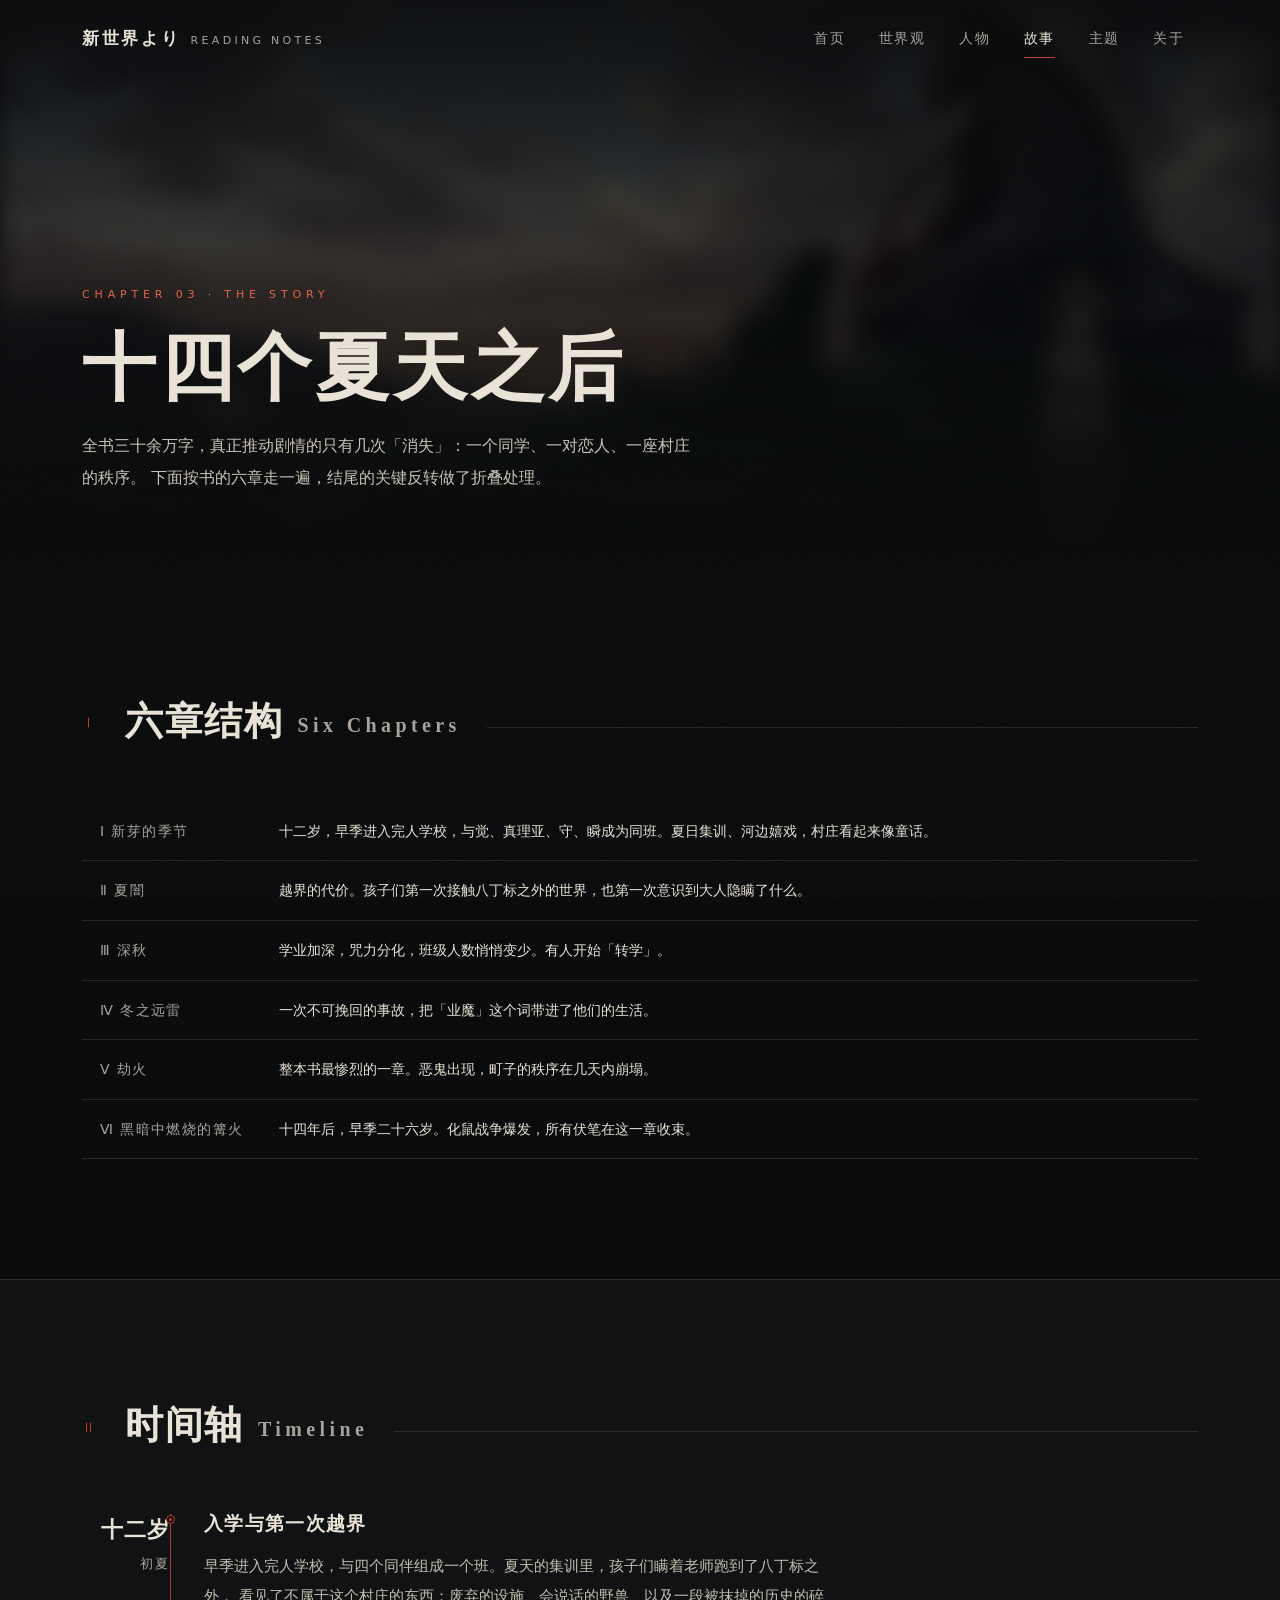
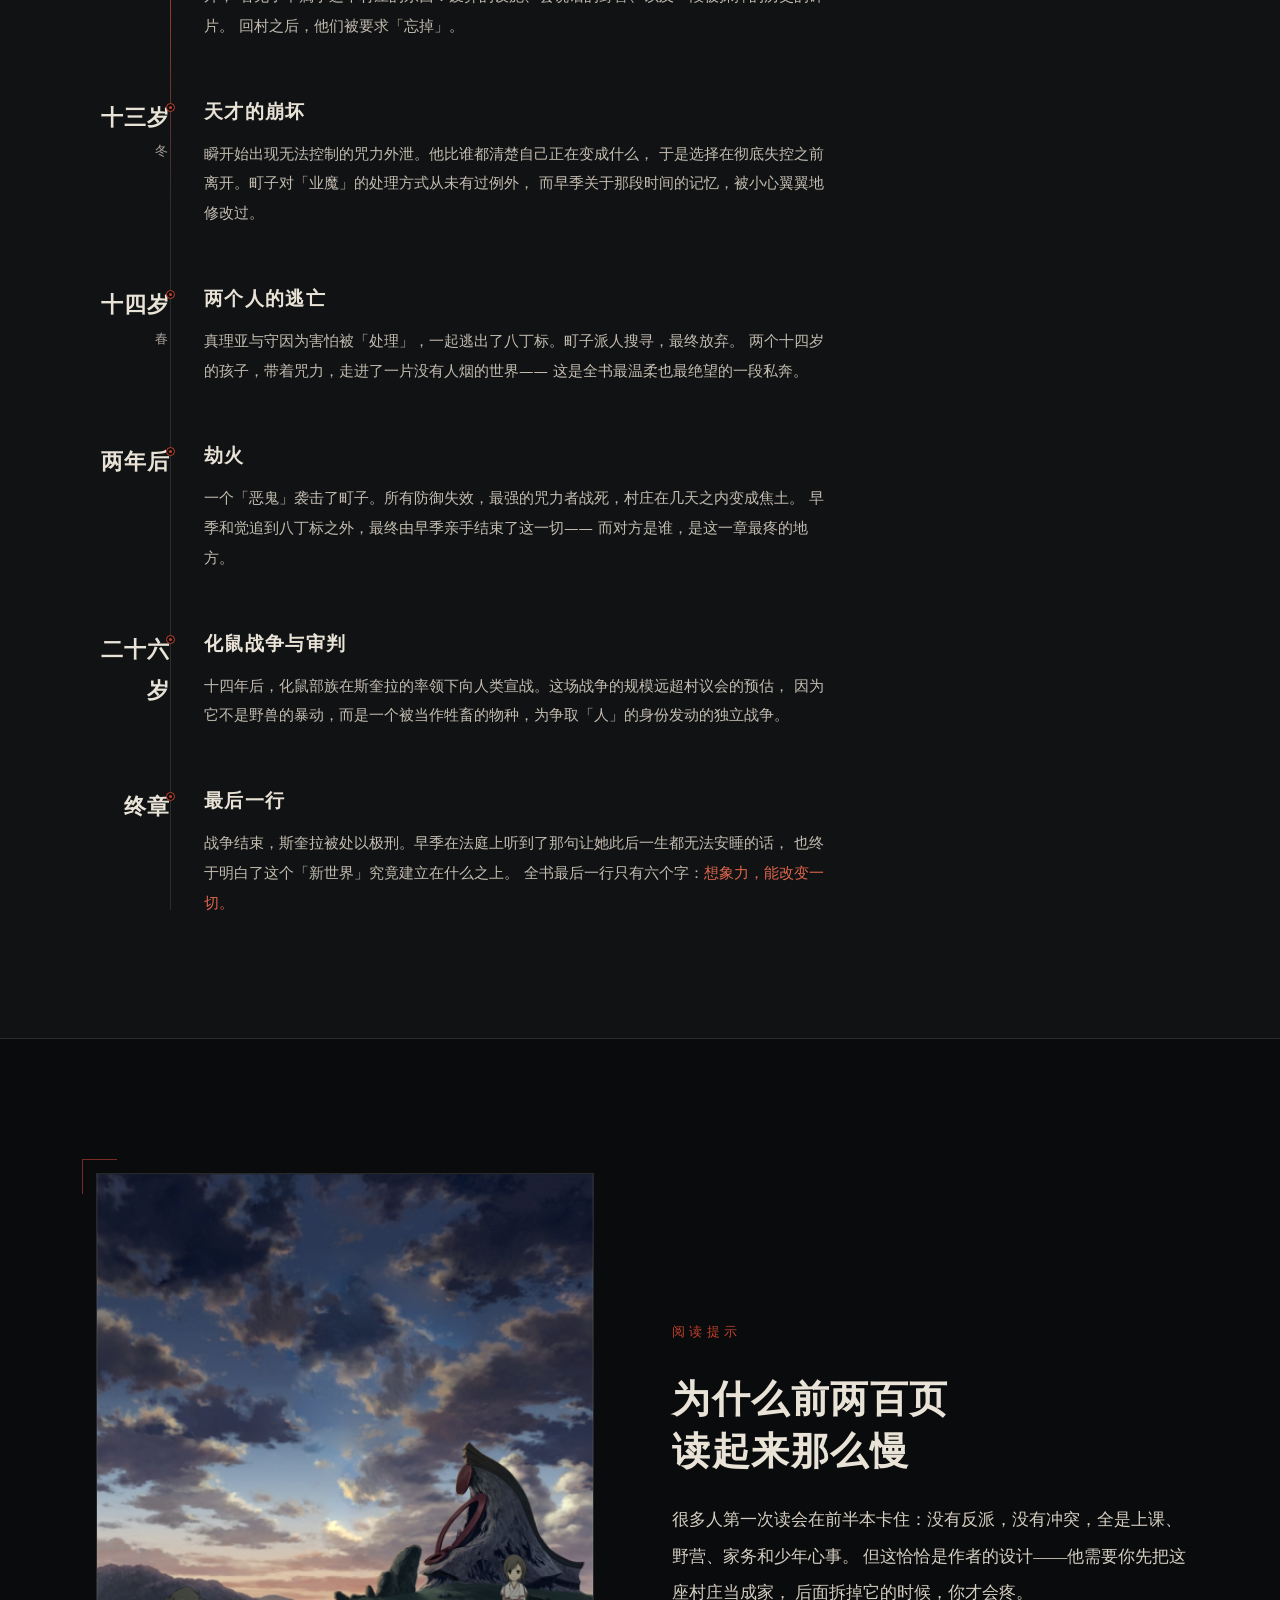
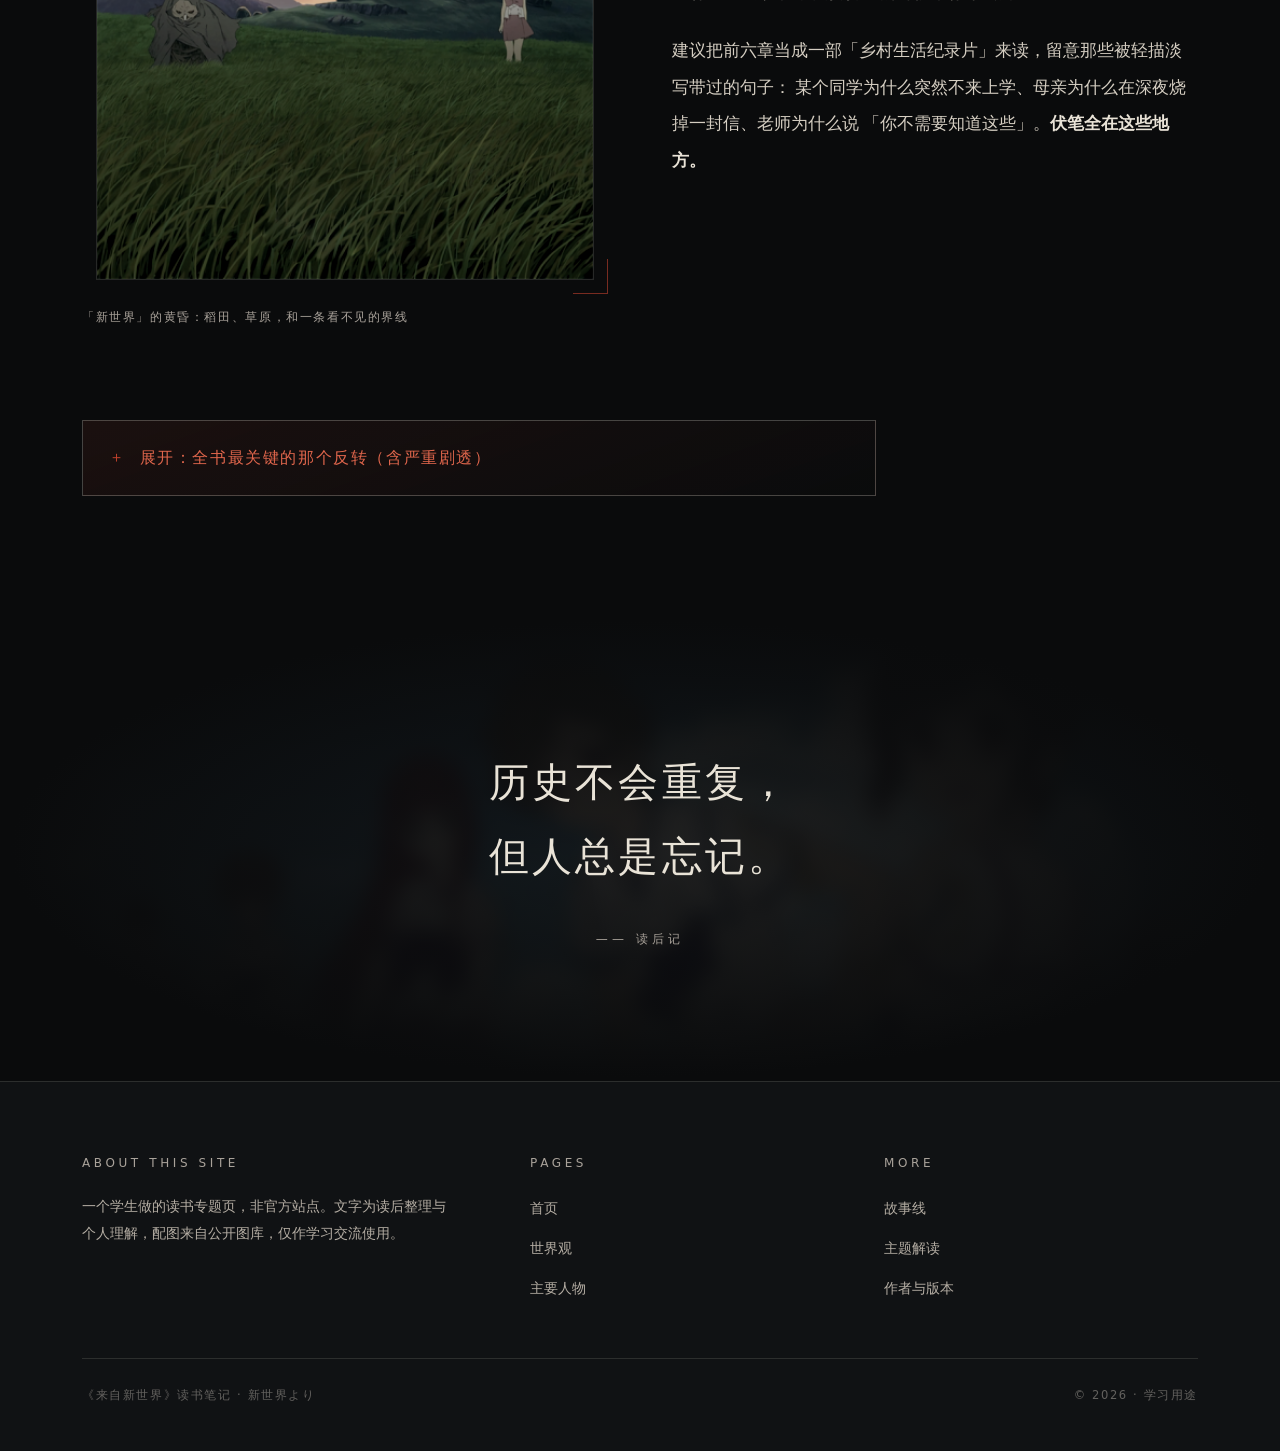
<file: story.html>
<!DOCTYPE html>
<html lang="zh-CN">
<head>
<meta charset="utf-8">
<meta name="viewport" content="width=device-width, initial-scale=1">
<title>故事线 · 来自新世界</title>
<meta name="description" content="《来自新世界》六章结构与时间轴：从十二岁的夏天到二十六岁的决断。">
<link rel="stylesheet" href="css/style.css">
</head>
<body>

<div class="progress"></div>

<nav class="nav" id="nav">
  <div class="nav-inner">
    <a class="brand" href="index.html"><b>新世界より</b><span>Reading Notes</span></a>
    <div class="nav-links">
      <a href="index.html">首页</a>
      <a href="world.html">世界观</a>
      <a href="characters.html">人物</a>
      <a href="story.html" class="on">故事</a>
      <a href="themes.html">主题</a>
      <a href="about.html">关于</a>
    </div>
    <button class="nav-toggle" aria-label="菜单"><i></i><i></i><i></i></button>
  </div>
</nav>

<header class="page-head">
  <div class="bg" style="background-image:url('img/anime-cover.png'); background-position:44% 58%" data-parallax></div>
  <div class="veil"></div>
  <div class="jp-ghost">物語</div>
  <div class="wrap">
    <div class="page-en">Chapter 03 · The Story</div>
    <h1>十四个夏天之后</h1>
    <p class="dek">
      全书三十余万字，真正推动剧情的只有几次「消失」：一个同学、一对恋人、一座村庄的秩序。
      下面按书的六章走一遍，结尾的关键反转做了折叠处理。
    </p>
  </div>
</header>

<!-- 六章 -->
<section class="sec">
  <div class="wrap">
    <div class="sec-head reveal">
      <div class="sec-num">Ⅰ</div>
      <h2 class="sec-title">六章结构<em>Six Chapters</em></h2>
      <div class="rule"></div>
    </div>

    <table class="info-table reveal d1">
      <tbody>
        <tr><th>Ⅰ 新芽的季节</th><td>十二岁，早季进入完人学校，与觉、真理亚、守、瞬成为同班。夏日集训、河边嬉戏，村庄看起来像童话。</td></tr>
        <tr><th>Ⅱ 夏闇</th><td>越界的代价。孩子们第一次接触八丁标之外的世界，也第一次意识到大人隐瞒了什么。</td></tr>
        <tr><th>Ⅲ 深秋</th><td>学业加深，咒力分化，班级人数悄悄变少。有人开始「转学」。</td></tr>
        <tr><th>Ⅳ 冬之远雷</th><td>一次不可挽回的事故，把「业魔」这个词带进了他们的生活。</td></tr>
        <tr><th>Ⅴ 劫火</th><td>整本书最惨烈的一章。恶鬼出现，町子的秩序在几天内崩塌。</td></tr>
        <tr><th>Ⅵ 黑暗中燃烧的篝火</th><td>十四年后，早季二十六岁。化鼠战争爆发，所有伏笔在这一章收束。</td></tr>
      </tbody>
    </table>
  </div>
</section>

<!-- 时间轴 -->
<section class="sec" style="background:var(--ink-2); border-top:1px solid var(--line); border-bottom:1px solid var(--line)">
  <div class="wrap">
    <div class="sec-head reveal">
      <div class="sec-num">Ⅱ</div>
      <h2 class="sec-title">时间轴<em>Timeline</em></h2>
      <div class="rule"></div>
    </div>

    <div class="timeline">
      <div class="tl-item reveal d1">
        <div class="tl-when"><b>十二岁</b>初夏</div>
        <span class="dot"></span>
        <div class="tl-body">
          <h3>入学与第一次越界</h3>
          <p>
            早季进入完人学校，与四个同伴组成一个班。夏天的集训里，孩子们瞒着老师跑到了八丁标之外，
            看见了不属于这个村庄的东西：废弃的设施、会说话的野兽、以及一段被抹掉的历史的碎片。
            回村之后，他们被要求「忘掉」。
          </p>
        </div>
      </div>

      <div class="tl-item reveal d2">
        <div class="tl-when"><b>十三岁</b>冬</div>
        <span class="dot"></span>
        <div class="tl-body">
          <h3>天才的崩坏</h3>
          <p>
            瞬开始出现无法控制的咒力外泄。他比谁都清楚自己正在变成什么，
            于是选择在彻底失控之前离开。町子对「业魔」的处理方式从未有过例外，
            而早季关于那段时间的记忆，被小心翼翼地修改过。
          </p>
        </div>
      </div>

      <div class="tl-item reveal d1">
        <div class="tl-when"><b>十四岁</b>春</div>
        <span class="dot"></span>
        <div class="tl-body">
          <h3>两个人的逃亡</h3>
          <p>
            真理亚与守因为害怕被「处理」，一起逃出了八丁标。町子派人搜寻，最终放弃。
            两个十四岁的孩子，带着咒力，走进了一片没有人烟的世界——
            这是全书最温柔也最绝望的一段私奔。
          </p>
        </div>
      </div>

      <div class="tl-item reveal d2">
        <div class="tl-when"><b>两年后</b></div>
        <span class="dot"></span>
        <div class="tl-body">
          <h3>劫火</h3>
          <p>
            一个「恶鬼」袭击了町子。所有防御失效，最强的咒力者战死，村庄在几天之内变成焦土。
            早季和觉追到八丁标之外，最终由早季亲手结束了这一切——
            而对方是谁，是这一章最疼的地方。
          </p>
        </div>
      </div>

      <div class="tl-item reveal d1">
        <div class="tl-when"><b>二十六岁</b></div>
        <span class="dot"></span>
        <div class="tl-body">
          <h3>化鼠战争与审判</h3>
          <p>
            十四年后，化鼠部族在斯奎拉的率领下向人类宣战。这场战争的规模远超村议会的预估，
            因为它不是野兽的暴动，而是一个被当作牲畜的物种，为争取「人」的身份发动的独立战争。
          </p>
        </div>
      </div>

      <div class="tl-item reveal d2">
        <div class="tl-when"><b>终章</b></div>
        <span class="dot"></span>
        <div class="tl-body">
          <h3>最后一行</h3>
          <p>
            战争结束，斯奎拉被处以极刑。早季在法庭上听到了那句让她此后一生都无法安睡的话，
            也终于明白了这个「新世界」究竟建立在什么之上。
            全书最后一行只有六个字：<span style="color:var(--shu-soft)">想象力，能改变一切。</span>
          </p>
        </div>
      </div>
    </div>
  </div>
</section>

<!-- 章节配图 -->
<section class="sec">
  <div class="wrap">
    <div class="split">
      <div class="split-media reveal">
        <div class="frame"><img src="img/anime-cover.png" alt="动画主视觉：黄昏的草原与远处的山，早季站在其中"></div>
        <p class="cap">「新世界」的黄昏：稻田、草原，和一条看不见的界线</p>
      </div>
      <div class="reveal d2">
        <div class="sec-num" style="margin-bottom:18px">阅读提示</div>
        <h2 class="sec-title" style="margin-bottom:24px">为什么前两百页<br>读起来那么慢</h2>
        <div class="lead">
          <p>
            很多人第一次读会在前半本卡住：没有反派，没有冲突，全是上课、野营、家务和少年心事。
            但这恰恰是作者的设计——他需要你先把这座村庄当成家，
            后面拆掉它的时候，你才会疼。
          </p>
          <p>
            建议把前六章当成一部「乡村生活纪录片」来读，留意那些被轻描淡写带过的句子：
            某个同学为什么突然不来上学、母亲为什么在深夜烧掉一封信、老师为什么说
            「你不需要知道这些」。<strong>伏笔全在这些地方。</strong>
          </p>
        </div>
      </div>
    </div>

    <!-- 折叠剧透 -->
    <div style="margin-top:80px" class="reveal">
      <details class="spoiler">
        <summary>展开：全书最关键的那个反转（含严重剧透）</summary>
        <div>
          <p>
            化鼠并不是什么「进化出来的智慧野兽」。它们是一千年前那场战争中，
            <strong>没有咒力的普通人类</strong>——被有咒力的新人类用遗传操作改造成牲畜的后代。
          </p>
          <p>
            它们有人类的基因、人类的智力、人类的情感，会说话、会写诗、会为了族群去死。
            但它们被定义成「不是人」，所以杀死它们不会触发愧死机构。
            整个村庄的和平，是建立在对一个物种的奴役之上的。
          </p>
          <p>
            这就是斯奎拉在法庭上那句话的重量：他要求的不是怜悯，是承认。
          </p>
        </div>
      </details>
    </div>
  </div>
</section>

<section class="quote">
  <div class="bg" style="background-image:url('img/anime-hero.jpg'); background-position:64% 42%"></div>
  <div class="veil"></div>
  <blockquote class="reveal">
    <q>历史不会重复，<br>但人总是忘记。</q>
    <cite>—— 读后记</cite>
  </blockquote>
</section>

<footer class="footer">
  <div class="wrap">
    <div class="footer-grid">
      <div>
        <h4>About this site</h4>
        <p>一个学生做的读书专题页，非官方站点。文字为读后整理与个人理解，配图来自公开图库，仅作学习交流使用。</p>
      </div>
      <div>
        <h4>Pages</h4>
        <ul>
          <li><a href="index.html">首页</a></li>
          <li><a href="world.html">世界观</a></li>
          <li><a href="characters.html">主要人物</a></li>
        </ul>
      </div>
      <div>
        <h4>More</h4>
        <ul>
          <li><a href="story.html">故事线</a></li>
          <li><a href="themes.html">主题解读</a></li>
          <li><a href="about.html">作者与版本</a></li>
        </ul>
      </div>
    </div>
    <div class="footer-bot">
      <span>《来自新世界》读书笔记 · 新世界より</span>
      <span>© <span id="year">2026</span> · 学习用途</span>
    </div>
  </div>
</footer>

<script src="js/main.js"></script>
</body>
</html>
</file>
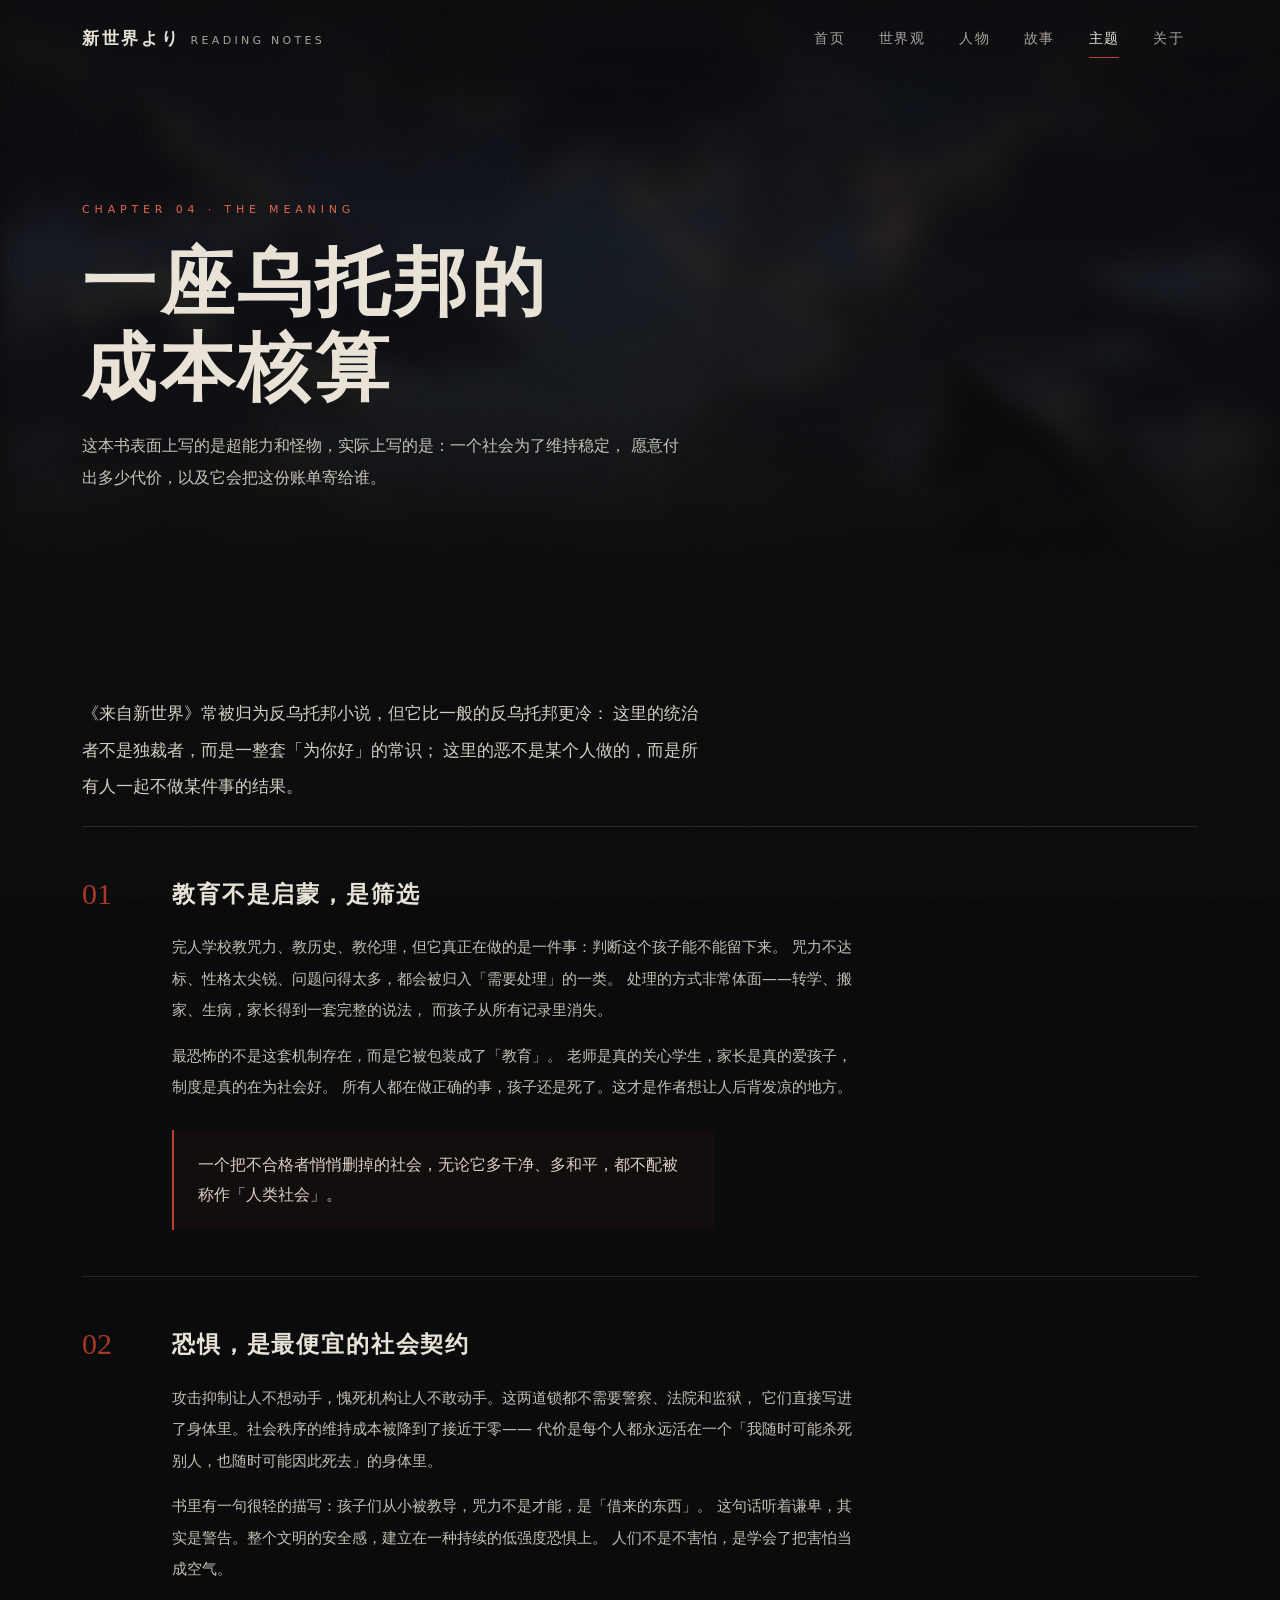
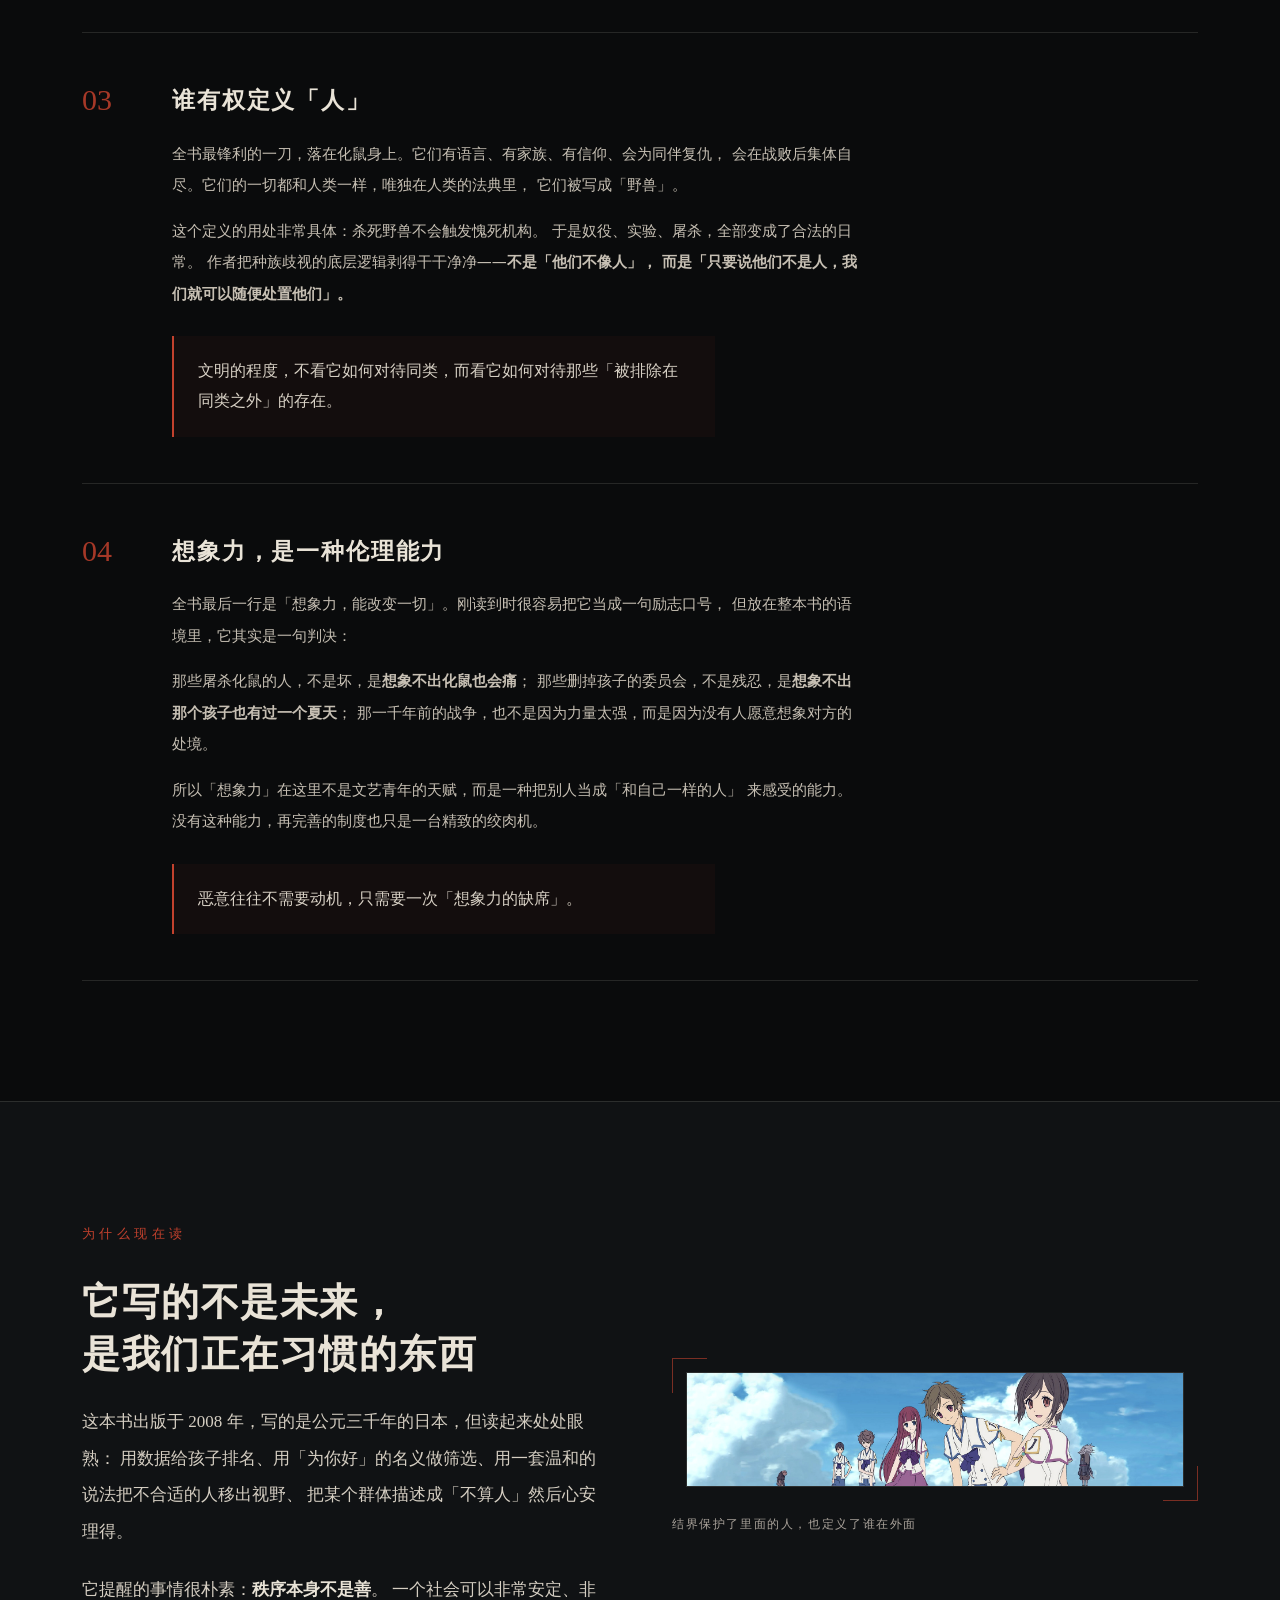
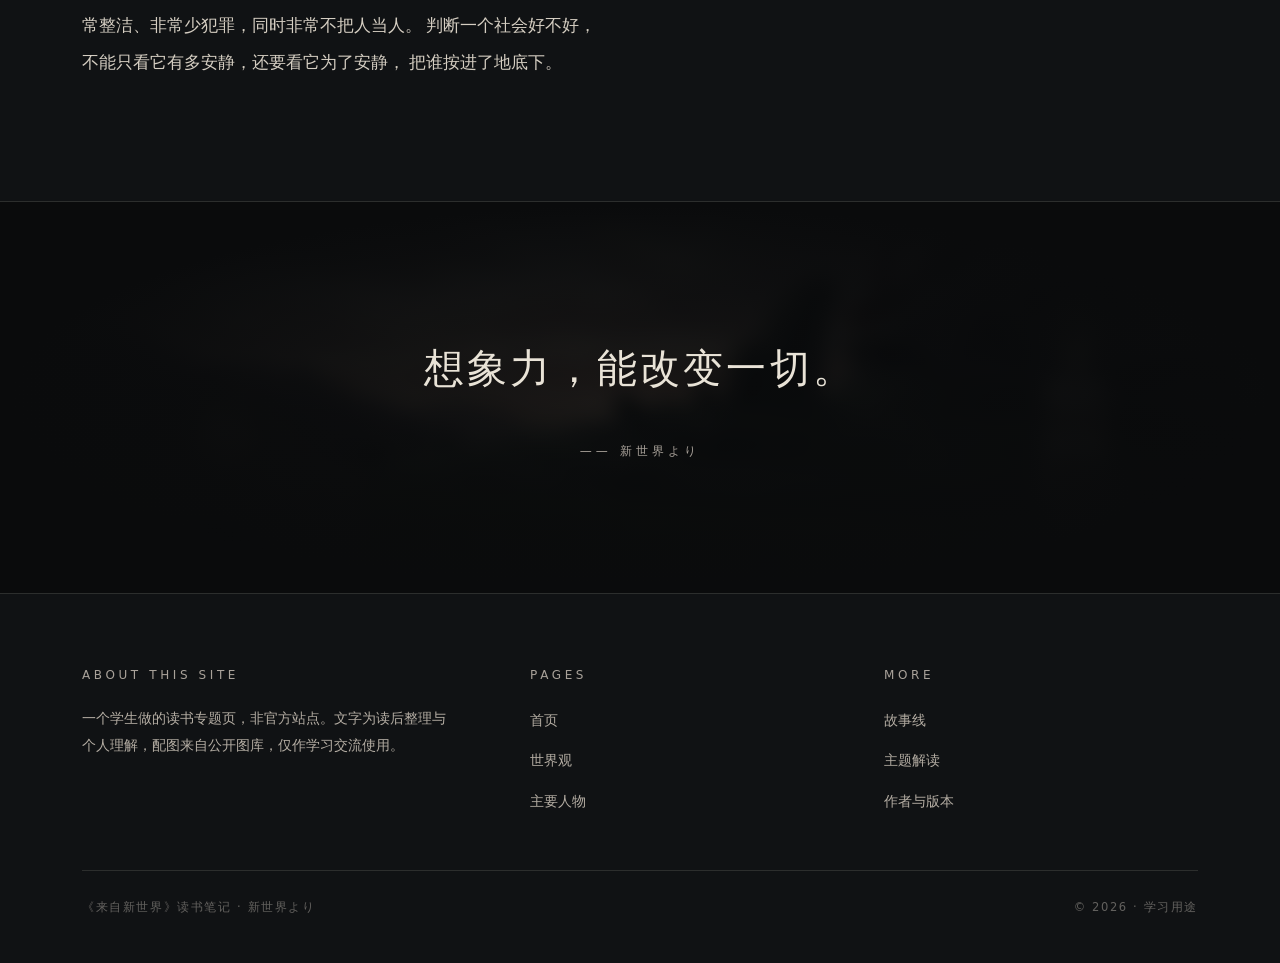
<file: themes.html>
<!DOCTYPE html>
<html lang="zh-CN">
<head>
<meta charset="utf-8">
<meta name="viewport" content="width=device-width, initial-scale=1">
<title>主题解读 · 来自新世界</title>
<meta name="description" content="教育即筛选、恐惧作为社会契约、「人」的定义权，以及想象力为什么是一种伦理能力。">
<link rel="stylesheet" href="css/style.css">
</head>
<body>

<div class="progress"></div>

<nav class="nav" id="nav">
  <div class="nav-inner">
    <a class="brand" href="index.html"><b>新世界より</b><span>Reading Notes</span></a>
    <div class="nav-links">
      <a href="index.html">首页</a>
      <a href="world.html">世界观</a>
      <a href="characters.html">人物</a>
      <a href="story.html">故事</a>
      <a href="themes.html" class="on">主题</a>
      <a href="about.html">关于</a>
    </div>
    <button class="nav-toggle" aria-label="菜单"><i></i><i></i><i></i></button>
  </div>
</nav>

<header class="page-head">
  <div class="bg" style="background-image:url('img/anime-cover.png'); background-position:62% 24%" data-parallax></div>
  <div class="veil"></div>
  <div class="jp-ghost">主題</div>
  <div class="wrap">
    <div class="page-en">Chapter 04 · The Meaning</div>
    <h1>一座乌托邦的<br>成本核算</h1>
    <p class="dek">
      这本书表面上写的是超能力和怪物，实际上写的是：一个社会为了维持稳定，
      愿意付出多少代价，以及它会把这份账单寄给谁。
    </p>
  </div>
</header>

<section class="sec">
  <div class="wrap">
    <div class="lead reveal" style="margin-bottom:20px">
      <p>
        《来自新世界》常被归为反乌托邦小说，但它比一般的反乌托邦更冷：
        这里的统治者不是独裁者，而是一整套「为你好」的常识；
        这里的恶不是某个人做的，而是所有人一起不做某件事的结果。
      </p>
    </div>

    <div class="theme reveal">
      <div class="theme-idx">01</div>
      <div>
        <h3>教育不是启蒙，是筛选</h3>
        <p>
          完人学校教咒力、教历史、教伦理，但它真正在做的是一件事：判断这个孩子能不能留下来。
          咒力不达标、性格太尖锐、问题问得太多，都会被归入「需要处理」的一类。
          处理的方式非常体面——转学、搬家、生病，家长得到一套完整的说法，
          而孩子从所有记录里消失。
        </p>
        <p>
          最恐怖的不是这套机制存在，而是它被包装成了「教育」。
          老师是真的关心学生，家长是真的爱孩子，制度是真的在为社会好。
          所有人都在做正确的事，孩子还是死了。这才是作者想让人后背发凉的地方。
        </p>
        <div class="pull">
          一个把不合格者悄悄删掉的社会，无论它多干净、多和平，都不配被称作「人类社会」。
        </div>
      </div>
    </div>

    <div class="theme reveal">
      <div class="theme-idx">02</div>
      <div>
        <h3>恐惧，是最便宜的社会契约</h3>
        <p>
          攻击抑制让人不想动手，愧死机构让人不敢动手。这两道锁都不需要警察、法院和监狱，
          它们直接写进了身体里。社会秩序的维持成本被降到了接近于零——
          代价是每个人都永远活在一个「我随时可能杀死别人，也随时可能因此死去」的身体里。
        </p>
        <p>
          书里有一句很轻的描写：孩子们从小被教导，咒力不是才能，是「借来的东西」。
          这句话听着谦卑，其实是警告。整个文明的安全感，建立在一种持续的低强度恐惧上。
          人们不是不害怕，是学会了把害怕当成空气。
        </p>
      </div>
    </div>

    <div class="theme reveal">
      <div class="theme-idx">03</div>
      <div>
        <h3>谁有权定义「人」</h3>
        <p>
          全书最锋利的一刀，落在化鼠身上。它们有语言、有家族、有信仰、会为同伴复仇，
          会在战败后集体自尽。它们的一切都和人类一样，唯独在人类的法典里，
          它们被写成「野兽」。
        </p>
        <p>
          这个定义的用处非常具体：杀死野兽不会触发愧死机构。
          于是奴役、实验、屠杀，全部变成了合法的日常。
          作者把种族歧视的底层逻辑剥得干干净净——<strong>不是「他们不像人」，
          而是「只要说他们不是人，我们就可以随便处置他们」。</strong>
        </p>
        <div class="pull">
          文明的程度，不看它如何对待同类，而看它如何对待那些「被排除在同类之外」的存在。
        </div>
      </div>
    </div>

    <div class="theme reveal">
      <div class="theme-idx">04</div>
      <div>
        <h3>想象力，是一种伦理能力</h3>
        <p>
          全书最后一行是「想象力，能改变一切」。刚读到时很容易把它当成一句励志口号，
          但放在整本书的语境里，它其实是一句判决：
        </p>
        <p>
          那些屠杀化鼠的人，不是坏，是<strong>想象不出化鼠也会痛</strong>；
          那些删掉孩子的委员会，不是残忍，是<strong>想象不出那个孩子也有过一个夏天</strong>；
          那一千年前的战争，也不是因为力量太强，而是因为没有人愿意想象对方的处境。
        </p>
        <p>
          所以「想象力」在这里不是文艺青年的天赋，而是一种把别人当成「和自己一样的人」
          来感受的能力。没有这种能力，再完善的制度也只是一台精致的绞肉机。
        </p>
        <div class="pull">
          恶意往往不需要动机，只需要一次「想象力的缺席」。
        </div>
      </div>
    </div>
  </div>
</section>

<!-- 现实对照 -->
<section class="sec" style="background:var(--ink-2); border-top:1px solid var(--line); border-bottom:1px solid var(--line)">
  <div class="wrap">
    <div class="split">
      <div class="reveal">
        <div class="sec-num" style="margin-bottom:18px">为什么现在读</div>
        <h2 class="sec-title" style="margin-bottom:24px">它写的不是未来，<br>是我们正在习惯的东西</h2>
        <div class="lead">
          <p>
            这本书出版于 2008 年，写的是公元三千年的日本，但读起来处处眼熟：
            用数据给孩子排名、用「为你好」的名义做筛选、用一套温和的说法把不合适的人移出视野、
            把某个群体描述成「不算人」然后心安理得。
          </p>
          <p>
            它提醒的事情很朴素：<strong>秩序本身不是善</strong>。
            一个社会可以非常安定、非常整洁、非常少犯罪，同时非常不把人当人。
            判断一个社会好不好，不能只看它有多安静，还要看它为了安静，
            把谁按进了地底下。
          </p>
        </div>
      </div>
      <div class="split-media reveal d2">
        <div class="frame"><img src="img/anime-hero.jpg" alt="动画中的少年们：笑容背后是一整套被设计好的规则"></div>
        <p class="cap">结界保护了里面的人，也定义了谁在外面</p>
      </div>
    </div>
  </div>
</section>

<section class="quote">
  <div class="bg" style="background-image:url('img/anime-cover.png'); background-position:50% 62%"></div>
  <div class="veil"></div>
  <blockquote class="reveal">
    <q>想象力，能改变一切。</q>
    <cite>—— 新世界より</cite>
  </blockquote>
</section>

<footer class="footer">
  <div class="wrap">
    <div class="footer-grid">
      <div>
        <h4>About this site</h4>
        <p>一个学生做的读书专题页，非官方站点。文字为读后整理与个人理解，配图来自公开图库，仅作学习交流使用。</p>
      </div>
      <div>
        <h4>Pages</h4>
        <ul>
          <li><a href="index.html">首页</a></li>
          <li><a href="world.html">世界观</a></li>
          <li><a href="characters.html">主要人物</a></li>
        </ul>
      </div>
      <div>
        <h4>More</h4>
        <ul>
          <li><a href="story.html">故事线</a></li>
          <li><a href="themes.html">主题解读</a></li>
          <li><a href="about.html">作者与版本</a></li>
        </ul>
      </div>
    </div>
    <div class="footer-bot">
      <span>《来自新世界》读书笔记 · 新世界より</span>
      <span>© <span id="year">2026</span> · 学习用途</span>
    </div>
  </div>
</footer>

<script src="js/main.js"></script>
</body>
</html>
</file>
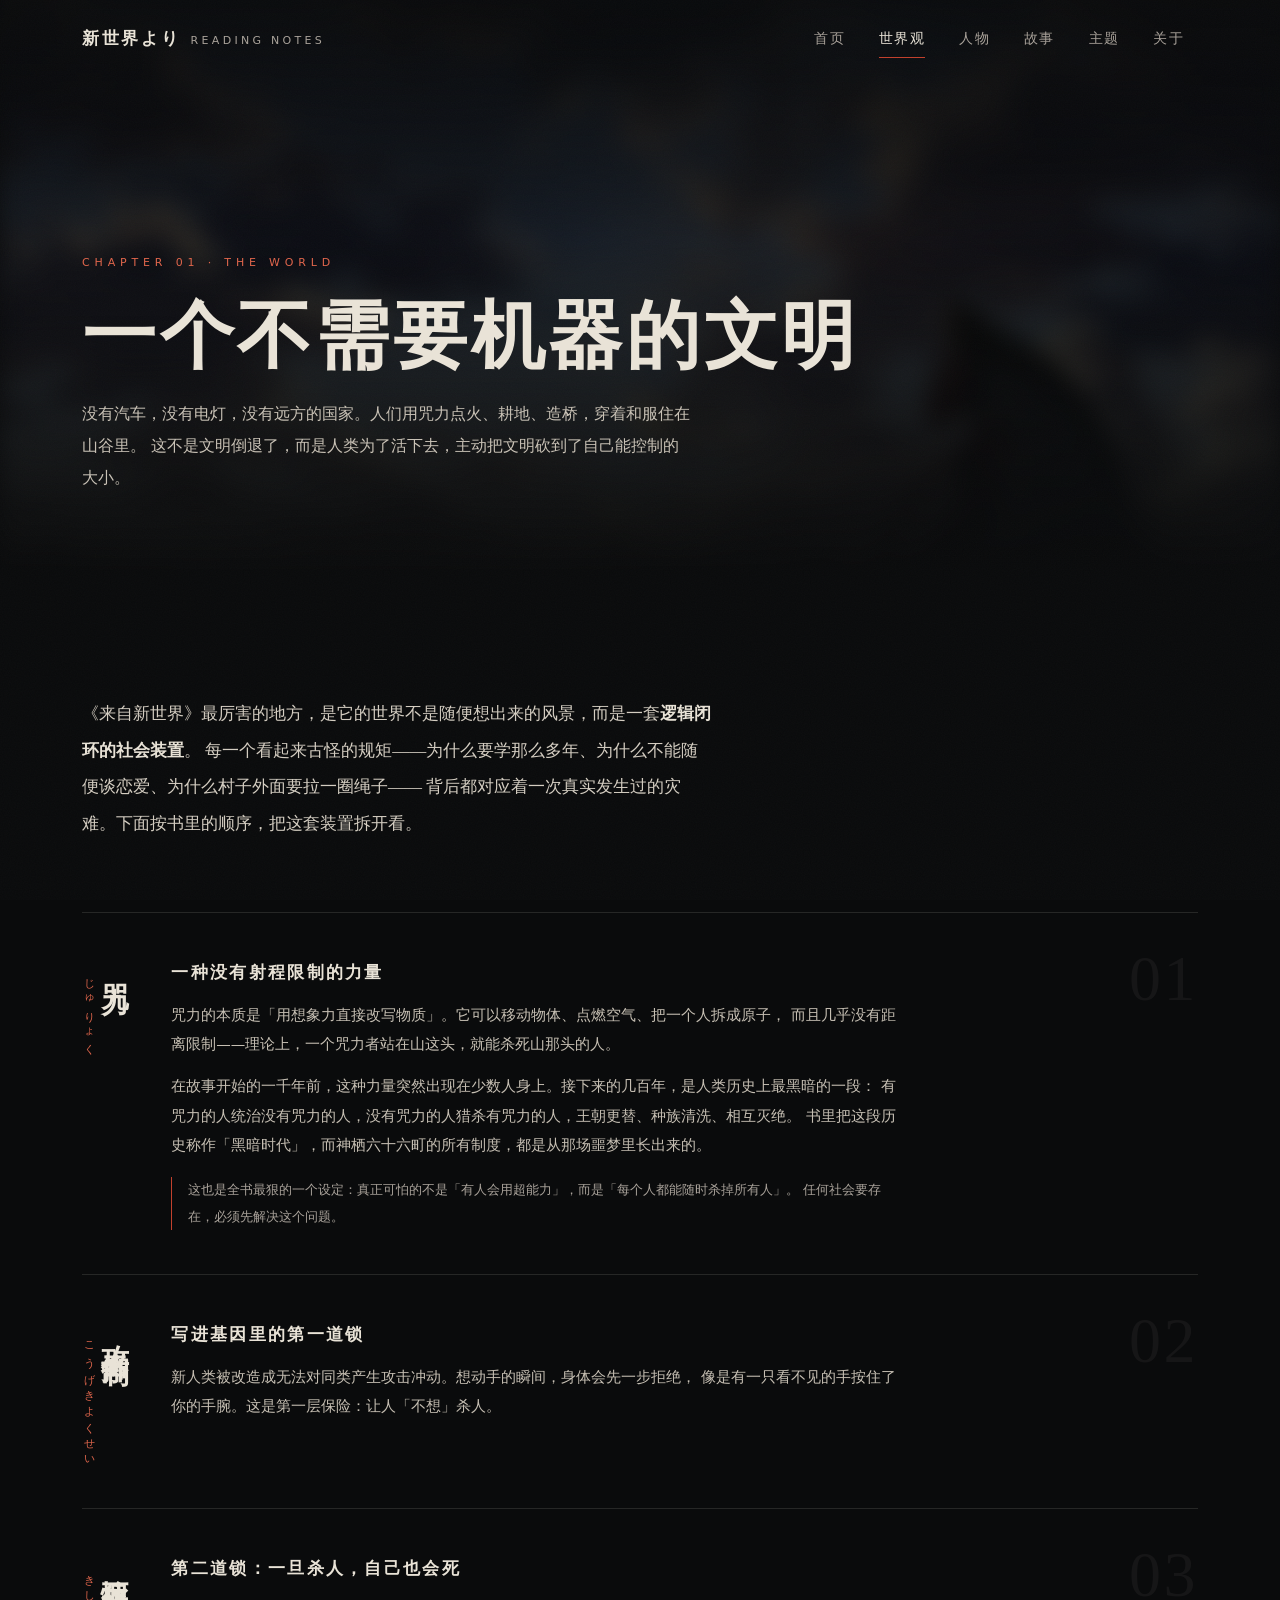
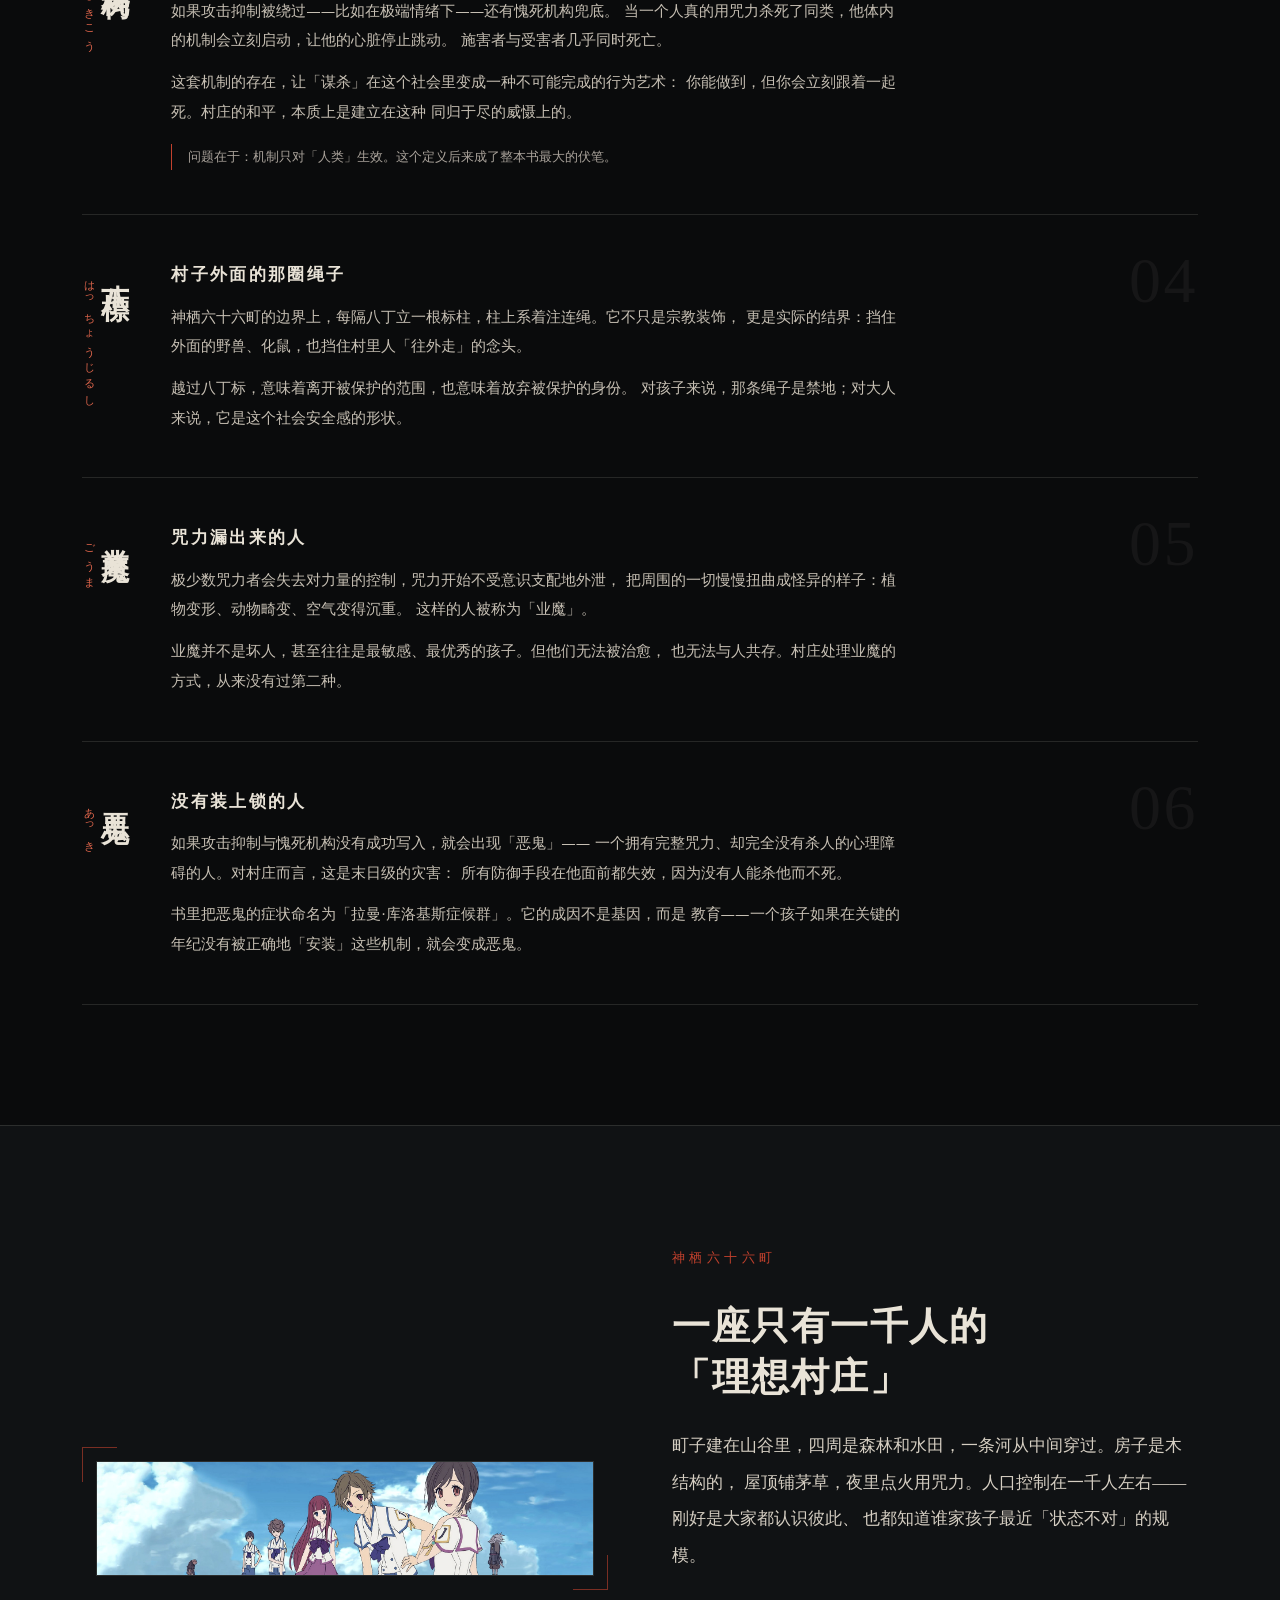
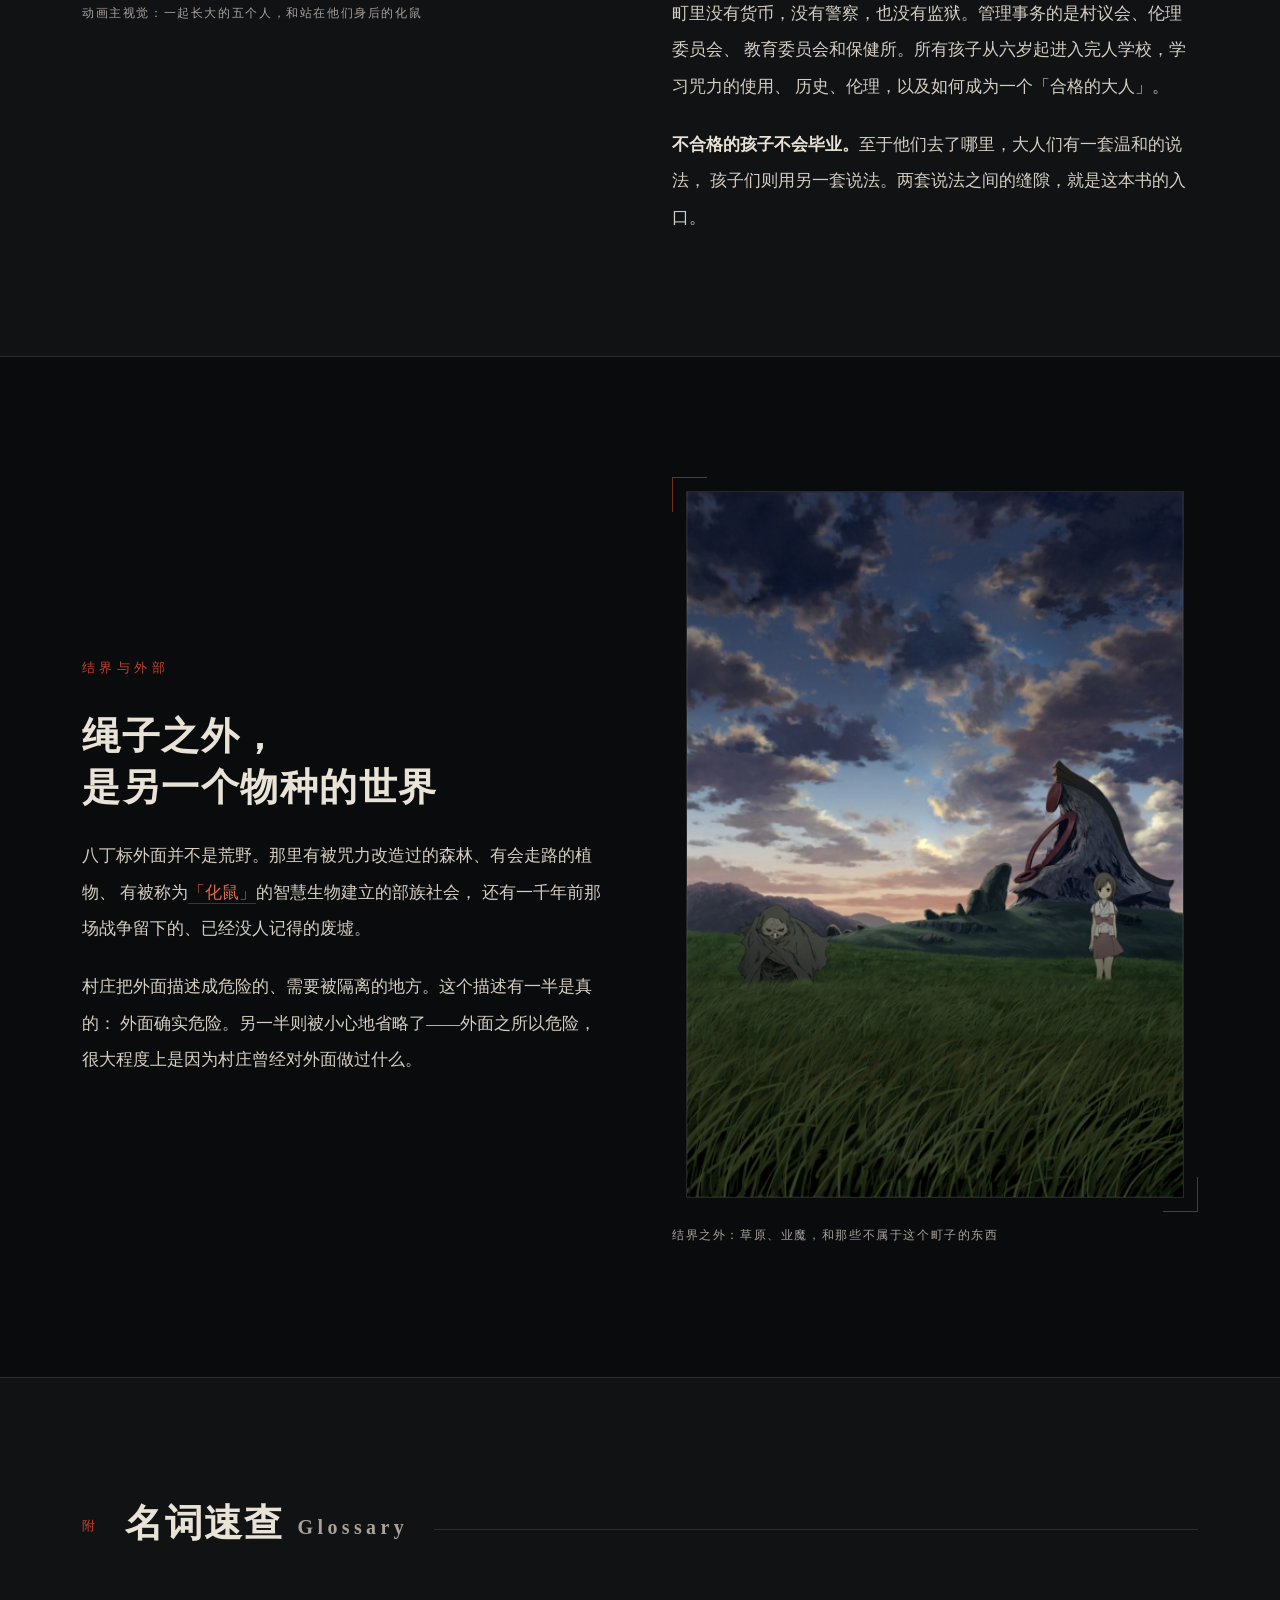
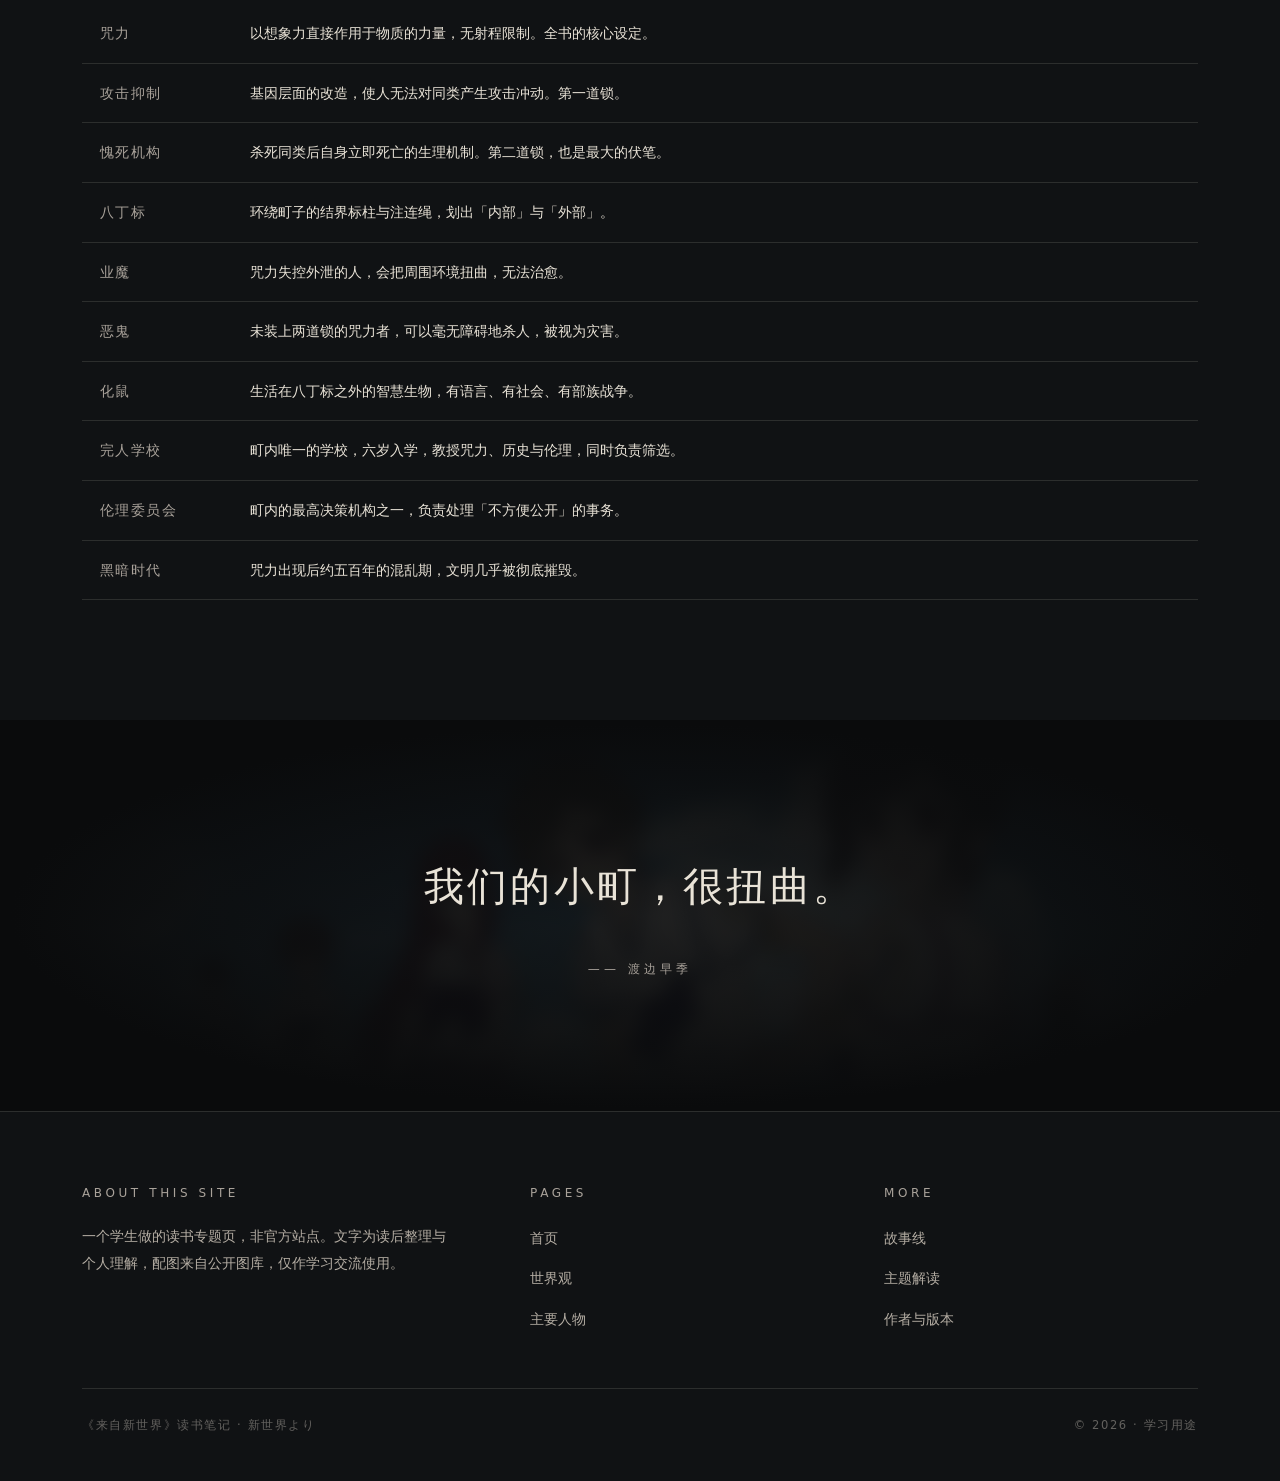
<file: world.html>
<!DOCTYPE html>
<html lang="zh-CN">
<head>
<meta charset="utf-8">
<meta name="viewport" content="width=device-width, initial-scale=1">
<title>世界观 · 来自新世界</title>
<meta name="description" content="咒力、八丁标、神栖六十六町、化鼠与恶鬼：《来自新世界》的设定拆解。">
<link rel="stylesheet" href="css/style.css">
</head>
<body>

<div class="progress"></div>

<nav class="nav" id="nav">
  <div class="nav-inner">
    <a class="brand" href="index.html"><b>新世界より</b><span>Reading Notes</span></a>
    <div class="nav-links">
      <a href="index.html">首页</a>
      <a href="world.html" class="on">世界观</a>
      <a href="characters.html">人物</a>
      <a href="story.html">故事</a>
      <a href="themes.html">主题</a>
      <a href="about.html">关于</a>
    </div>
    <button class="nav-toggle" aria-label="菜单"><i></i><i></i><i></i></button>
  </div>
</nav>

<header class="page-head">
  <div class="bg" style="background-image:url('img/anime-cover.png'); background-position:50% 30%" data-parallax></div>
  <div class="veil"></div>
  <div class="jp-ghost">世界</div>
  <div class="wrap">
    <div class="page-en">Chapter 01 · The World</div>
    <h1>一个不需要机器的文明</h1>
    <p class="dek">
      没有汽车，没有电灯，没有远方的国家。人们用咒力点火、耕地、造桥，穿着和服住在山谷里。
      这不是文明倒退了，而是人类为了活下去，主动把文明砍到了自己能控制的大小。
    </p>
  </div>
</header>

<section class="sec">
  <div class="wrap">
    <div class="lead reveal" style="margin-bottom:70px">
      <p>
        《来自新世界》最厉害的地方，是它的世界不是随便想出来的风景，而是一套<strong>逻辑闭环的社会装置</strong>。
        每一个看起来古怪的规矩——为什么要学那么多年、为什么不能随便谈恋爱、为什么村子外面要拉一圈绳子——
        背后都对应着一次真实发生过的灾难。下面按书里的顺序，把这套装置拆开看。
      </p>
    </div>

    <div id="curse">
      <div class="concept reveal">
        <div class="concept-k">咒力<small>じゅりょく</small></div>
        <div class="concept-body">
          <h3>一种没有射程限制的力量</h3>
          <p>
            咒力的本质是「用想象力直接改写物质」。它可以移动物体、点燃空气、把一个人拆成原子，
            而且几乎没有距离限制——理论上，一个咒力者站在山这头，就能杀死山那头的人。
          </p>
          <p>
            在故事开始的一千年前，这种力量突然出现在少数人身上。接下来的几百年，是人类历史上最黑暗的一段：
            有咒力的人统治没有咒力的人，没有咒力的人猎杀有咒力的人，王朝更替、种族清洗、相互灭绝。
            书里把这段历史称作<span class="mark">「黑暗时代」</span>，而神栖六十六町的所有制度，都是从那场噩梦里长出来的。
          </p>
          <p class="note">
            这也是全书最狠的一个设定：真正可怕的不是「有人会用超能力」，而是「每个人都能随时杀掉所有人」。
            任何社会要存在，必须先解决这个问题。
          </p>
        </div>
      </div>

      <div class="concept reveal">
        <div class="concept-k">攻击抑制<small>こうげきよくせい</small></div>
        <div class="concept-body">
          <h3>写进基因里的第一道锁</h3>
          <p>
            新人类被改造成无法对同类产生攻击冲动。想动手的瞬间，身体会先一步拒绝，
            像是有一只看不见的手按住了你的手腕。这是第一层保险：让人「不想」杀人。
          </p>
        </div>
      </div>

      <div class="concept reveal">
        <div class="concept-k">愧死机构<small>きしきこう</small></div>
        <div class="concept-body">
          <h3>第二道锁：一旦杀人，自己也会死</h3>
          <p>
            如果攻击抑制被绕过——比如在极端情绪下——还有愧死机构兜底。
            当一个人真的用咒力杀死了同类，他体内的机制会立刻启动，让他的心脏停止跳动。
            施害者与受害者几乎同时死亡。
          </p>
          <p>
            这套机制的存在，让「谋杀」在这个社会里变成一种不可能完成的行为艺术：
            你能做到，但你会立刻跟着一起死。村庄的和平，本质上是建立在这种
            <span class="mark">同归于尽的威慑</span>上的。
          </p>
          <p class="note">
            问题在于：机制只对「人类」生效。这个定义后来成了整本书最大的伏笔。
          </p>
        </div>
      </div>

      <div class="concept reveal">
        <div class="concept-k">八丁標<small>はっちょうじるし</small></div>
        <div class="concept-body">
          <h3>村子外面的那圈绳子</h3>
          <p>
            神栖六十六町的边界上，每隔八丁立一根标柱，柱上系着注连绳。它不只是宗教装饰，
            更是实际的结界：挡住外面的野兽、化鼠，也挡住村里人「往外走」的念头。
          </p>
          <p>
            越过八丁标，意味着离开被保护的范围，也意味着放弃被保护的身份。
            对孩子来说，那条绳子是禁地；对大人来说，它是这个社会安全感的形状。
          </p>
        </div>
      </div>

      <div class="concept reveal">
        <div class="concept-k">業魔<small>ごうま</small></div>
        <div class="concept-body">
          <h3>咒力漏出来的人</h3>
          <p>
            极少数咒力者会失去对力量的控制，咒力开始不受意识支配地外泄，
            把周围的一切慢慢扭曲成怪异的样子：植物变形、动物畸变、空气变得沉重。
            这样的人被称为「业魔」。
          </p>
          <p>
            业魔并不是坏人，甚至往往是最敏感、最优秀的孩子。但他们无法被治愈，
            也无法与人共存。村庄处理业魔的方式，从来没有过第二种。
          </p>
        </div>
      </div>

      <div class="concept reveal">
        <div class="concept-k">悪鬼<small>あっき</small></div>
        <div class="concept-body">
          <h3>没有装上锁的人</h3>
          <p>
            如果攻击抑制与愧死机构没有成功写入，就会出现「恶鬼」——
            一个拥有完整咒力、却完全没有杀人的心理障碍的人。对村庄而言，这是末日级的灾害：
            所有防御手段在他面前都失效，因为没有人能杀他而不死。
          </p>
          <p>
            书里把恶鬼的症状命名为「拉曼·库洛基斯症候群」。它的成因不是基因，而是
            <span class="mark">教育</span>——一个孩子如果在关键的年纪没有被正确地「安装」这些机制，就会变成恶鬼。
          </p>
        </div>
      </div>
    </div>
  </div>
</section>

<!-- 村落 -->
<section class="sec" style="background:var(--ink-2); border-top:1px solid var(--line); border-bottom:1px solid var(--line)">
  <div class="wrap">
    <div class="split">
      <div class="split-media reveal">
        <div class="frame"><img src="img/anime-hero.jpg" alt="动画主视觉横幅：五人组与化鼠站在天空下"></div>
        <p class="cap">动画主视觉：一起长大的五个人，和站在他们身后的化鼠</p>
      </div>
      <div class="reveal d2">
        <div class="sec-num" style="margin-bottom:18px">神栖六十六町</div>
        <h2 class="sec-title" style="margin-bottom:24px">一座只有一千人的<br>「理想村庄」</h2>
        <div class="lead">
          <p>
            町子建在山谷里，四周是森林和水田，一条河从中间穿过。房子是木结构的，
            屋顶铺茅草，夜里点火用咒力。人口控制在一千人左右——刚好是大家都认识彼此、
            也都知道谁家孩子最近「状态不对」的规模。
          </p>
          <p>
            町里没有货币，没有警察，也没有监狱。管理事务的是村议会、伦理委员会、
            教育委员会和保健所。所有孩子从六岁起进入完人学校，学习咒力的使用、
            历史、伦理，以及如何成为一个「合格的大人」。
          </p>
          <p>
            <strong>不合格的孩子不会毕业。</strong>至于他们去了哪里，大人们有一套温和的说法，
            孩子们则用另一套说法。两套说法之间的缝隙，就是这本书的入口。
          </p>
        </div>
      </div>
    </div>
  </div>
</section>

<!-- 八丁标 -->
<section class="sec">
  <div class="wrap">
    <div class="split rev">
      <div class="split-media reveal">
        <div class="frame"><img src="img/anime-cover.png" alt="动画主视觉：黄昏草原上的早季，远处的业魔与化鼠"></div>
        <p class="cap">结界之外：草原、业魔，和那些不属于这个町子的东西</p>
      </div>
      <div class="reveal d2">
        <div class="sec-num" style="margin-bottom:18px">结界与外部</div>
        <h2 class="sec-title" style="margin-bottom:24px">绳子之外，<br>是另一个物种的世界</h2>
        <div class="lead">
          <p>
            八丁标外面并不是荒野。那里有被咒力改造过的森林、有会走路的植物、
            有被称为<span class="mark">「化鼠」</span>的智慧生物建立的部族社会，
            还有一千年前那场战争留下的、已经没人记得的废墟。
          </p>
          <p>
            村庄把外面描述成危险的、需要被隔离的地方。这个描述有一半是真的：
            外面确实危险。另一半则被小心地省略了——外面之所以危险，
            很大程度上是因为村庄曾经对外面做过什么。
          </p>
        </div>
      </div>
    </div>
  </div>
</section>

<!-- 名词表 -->
<section class="sec" style="background:var(--ink-2); border-top:1px solid var(--line)">
  <div class="wrap">
    <div class="sec-head reveal">
      <div class="sec-num">附</div>
      <h2 class="sec-title">名词速查<em>Glossary</em></h2>
      <div class="rule"></div>
    </div>

    <table class="info-table reveal d1">
      <tbody>
        <tr><th>咒力</th><td>以想象力直接作用于物质的力量，无射程限制。全书的核心设定。</td></tr>
        <tr><th>攻击抑制</th><td>基因层面的改造，使人无法对同类产生攻击冲动。第一道锁。</td></tr>
        <tr><th>愧死机构</th><td>杀死同类后自身立即死亡的生理机制。第二道锁，也是最大的伏笔。</td></tr>
        <tr><th>八丁标</th><td>环绕町子的结界标柱与注连绳，划出「内部」与「外部」。</td></tr>
        <tr><th>业魔</th><td>咒力失控外泄的人，会把周围环境扭曲，无法治愈。</td></tr>
        <tr><th>恶鬼</th><td>未装上两道锁的咒力者，可以毫无障碍地杀人，被视为灾害。</td></tr>
        <tr><th>化鼠</th><td>生活在八丁标之外的智慧生物，有语言、有社会、有部族战争。</td></tr>
        <tr><th>完人学校</th><td>町内唯一的学校，六岁入学，教授咒力、历史与伦理，同时负责筛选。</td></tr>
        <tr><th>伦理委员会</th><td>町内的最高决策机构之一，负责处理「不方便公开」的事务。</td></tr>
        <tr><th>黑暗时代</th><td>咒力出现后约五百年的混乱期，文明几乎被彻底摧毁。</td></tr>
      </tbody>
    </table>
  </div>
</section>

<section class="quote">
  <div class="bg" style="background-image:url('img/anime-hero.jpg'); background-position:72% 38%"></div>
  <div class="veil"></div>
  <blockquote class="reveal">
    <q>我们的小町，很扭曲。</q>
    <cite>—— 渡边早季</cite>
  </blockquote>
</section>

<footer class="footer">
  <div class="wrap">
    <div class="footer-grid">
      <div>
        <h4>About this site</h4>
        <p>一个学生做的读书专题页，非官方站点。文字为读后整理与个人理解，配图来自公开图库，仅作学习交流使用。</p>
      </div>
      <div>
        <h4>Pages</h4>
        <ul>
          <li><a href="index.html">首页</a></li>
          <li><a href="world.html">世界观</a></li>
          <li><a href="characters.html">主要人物</a></li>
        </ul>
      </div>
      <div>
        <h4>More</h4>
        <ul>
          <li><a href="story.html">故事线</a></li>
          <li><a href="themes.html">主题解读</a></li>
          <li><a href="about.html">作者与版本</a></li>
        </ul>
      </div>
    </div>
    <div class="footer-bot">
      <span>《来自新世界》读书笔记 · 新世界より</span>
      <span>© <span id="year">2026</span> · 学习用途</span>
    </div>
  </div>
</footer>

<script src="js/main.js"></script>
</body>
</html>
</file>
<file: css/style.css>
@charset "utf-8";

/* ============================================================
   《来自新世界》专题站  —  样式表
   配色：墨黑 / 米白 / 朱红 / 咒力青
   ============================================================ */

:root{
  --ink:      #0a0b0c;
  --ink-2:    #101214;
  --ink-3:    #171a1d;
  --paper:    #e9e3d7;
  --paper-dim:#a9a29a;
  --shu:      #c2412d;   /* 朱 */
  --shu-soft: #e0664c;
  --jade:     #8fb8b0;   /* 咒力 */
  --line:     rgba(233,227,215,.13);
  --line-2:   rgba(233,227,215,.26);

  --serif: "Noto Serif SC","Source Han Serif SC","Songti SC",STSong,"SimSun",serif;
  --jp:    "Yu Mincho","YuMincho","Hiragino Mincho ProN","Noto Serif JP","MS Mincho",serif;
  --sans:  "Inter","Helvetica Neue","PingFang SC","Microsoft YaHei",system-ui,sans-serif;

  --w: 1180px;
  --ease: cubic-bezier(.22,.61,.36,1);
}

*{box-sizing:border-box}
html{scroll-behavior:smooth}
body{
  margin:0;
  background:var(--ink);
  color:var(--paper);
  font-family:var(--sans);
  font-size:16px;
  line-height:1.9;
  -webkit-font-smoothing:antialiased;
  overflow-x:hidden;
}

/* 纸张噪点，让纯色背景不呆板 */
body::before{
  content:"";
  position:fixed; inset:0;
  pointer-events:none; z-index:1;
  opacity:.05;
  background-image:url("data:image/svg+xml,%3Csvg xmlns='http://www.w3.org/2000/svg' width='140' height='140'%3E%3Cfilter id='n'%3E%3CfeTurbulence type='fractalNoise' baseFrequency='.85' numOctaves='3'/%3E%3C/filter%3E%3Crect width='140' height='140' filter='url(%23n)' opacity='.55'/%3E%3C/svg%3E");
}

img{max-width:100%; display:block}
a{color:inherit; text-decoration:none}

::selection{background:var(--shu); color:#fff}

/* ---------- 顶部导航 ---------- */
.nav{
  position:fixed; top:0; left:0; right:0; z-index:50;
  transition:background .45s var(--ease), border-color .45s var(--ease), backdrop-filter .45s;
  border-bottom:1px solid transparent;
}
.nav.solid{
  background:rgba(10,11,12,.82);
  backdrop-filter:blur(14px) saturate(140%);
  border-bottom-color:var(--line);
}
.nav-inner{
  max-width:var(--w); margin:0 auto;
  padding:18px 32px;
  display:flex; align-items:center; justify-content:space-between; gap:20px;
}
.brand{display:flex; align-items:baseline; gap:10px}
.brand b{
  font-family:var(--jp); font-size:17px; letter-spacing:.16em; font-weight:600;
}
.brand span{
  font-size:11px; letter-spacing:.3em; color:var(--paper-dim); text-transform:uppercase;
}
.nav-links{display:flex; align-items:center; gap:6px}
.nav-links a{
  position:relative;
  padding:8px 14px; font-size:13.5px; letter-spacing:.1em;
  color:var(--paper-dim);
  transition:color .3s;
}
.nav-links a::after{
  content:""; position:absolute; left:14px; right:14px; bottom:2px;
  height:1px; background:var(--shu);
  transform:scaleX(0); transform-origin:left;
  transition:transform .4s var(--ease);
}
.nav-links a:hover{color:var(--paper)}
.nav-links a:hover::after,
.nav-links a.on::after{transform:scaleX(1)}
.nav-links a.on{color:var(--paper)}

.nav-toggle{
  display:none; width:42px; height:42px;
  background:none; border:1px solid var(--line-2); border-radius:2px;
  cursor:pointer; padding:0;
}
.nav-toggle i{
  display:block; width:18px; height:1px; background:var(--paper);
  margin:5px auto; transition:.35s var(--ease);
}
.nav.open .nav-toggle i:nth-child(1){transform:translateY(6px) rotate(45deg)}
.nav.open .nav-toggle i:nth-child(2){opacity:0}
.nav.open .nav-toggle i:nth-child(3){transform:translateY(-6px) rotate(-45deg)}

/* ---------- 滚动进度 ---------- */
.progress{
  position:fixed; top:0; left:0; height:2px; width:0;
  background:linear-gradient(90deg,var(--shu),var(--shu-soft));
  z-index:60;
}

/* ---------- 通用区块 ---------- */
.wrap{max-width:var(--w); margin:0 auto; padding:0 32px}
section{position:relative}
.sec{padding:120px 0}
.sec.tight{padding:84px 0}

.sec-head{display:flex; align-items:flex-end; gap:26px; margin-bottom:54px}
.sec-num{
  font-family:var(--jp); font-size:13px; letter-spacing:.34em;
  color:var(--shu); white-space:nowrap; padding-bottom:12px;
}
.sec-title{
  font-family:var(--serif); font-weight:600;
  font-size:clamp(26px,3vw,40px); line-height:1.35; letter-spacing:.04em;
  margin:0;
}
.sec-title em{
  font-style:normal; color:var(--paper-dim); font-size:.52em;
  letter-spacing:.22em; margin-left:14px; vertical-align:middle;
  font-family:var(--jp);
}
.sec-head .rule{flex:1; height:1px; background:var(--line); margin-bottom:20px}

.lead{
  font-family:var(--serif); font-size:17px; line-height:2.15;
  color:#d5cec2; max-width:74ch;
}
.lead p{margin:0 0 1.25em}
.lead p:last-child{margin-bottom:0}
.lead strong{color:var(--paper); font-weight:600}
.lead .mark{
  color:var(--shu-soft); border-bottom:1px solid rgba(194,65,45,.5);
  padding-bottom:1px;
}

/* 竖排装饰文字 */
.v-text{
  writing-mode:vertical-rl; text-orientation:upright;
  font-family:var(--jp); letter-spacing:.34em;
  color:rgba(233,227,215,.28); font-size:13px;
}

/* ---------- 首屏 ---------- */
.hero{
  position:relative; min-height:100svh;
  display:flex; align-items:center;
  overflow:hidden;
}
.hero-media{
  position:absolute; inset:-12% 0;
  background:url("../img/anime-cover.png") 58% 38%/cover no-repeat;
  filter:blur(14px) brightness(.44) saturate(.85);
  will-change:transform;
}
.hero-veil{
  position:absolute; inset:0;
  background:
    radial-gradient(90% 80% at 74% 46%, rgba(10,11,12,0) 0%, rgba(10,11,12,.55) 72%),
    linear-gradient(90deg, rgba(10,11,12,.88) 0%, rgba(10,11,12,.5) 42%, rgba(10,11,12,.1) 70%, rgba(10,11,12,.42) 100%),
    linear-gradient(180deg, rgba(10,11,12,.75) 0%, rgba(10,11,12,0) 32%, rgba(10,11,12,.5) 78%, var(--ink) 100%);
}
.hero-grid{
  position:relative; z-index:2;
  max-width:var(--w); margin:0 auto; width:100%;
  padding:120px 32px 90px;
  display:grid; grid-template-columns:1fr auto; gap:40px; align-items:center;
}

.hero-kicker{
  display:inline-flex; align-items:center; gap:12px;
  font-size:11px; letter-spacing:.42em; text-transform:uppercase;
  color:var(--paper-dim); margin-bottom:26px;
}
.hero-kicker::before{content:""; width:46px; height:1px; background:var(--shu)}

.hero-title{
  font-family:var(--serif); font-weight:600;
  font-size:clamp(52px,8.6vw,116px);
  line-height:1.02; letter-spacing:.06em;
  margin:0 0 6px;
  text-shadow:0 18px 60px rgba(0,0,0,.65);
}
.hero-title .sub{
  display:block;
  font-size:clamp(15px,1.5vw,21px); letter-spacing:.5em;
  color:var(--paper-dim); font-weight:400;
  margin-top:24px; font-family:var(--jp);
}
.hero-en{
  font-size:12px; letter-spacing:.36em; text-transform:uppercase;
  color:rgba(233,227,215,.5); margin:22px 0 34px;
}
.hero-desc{
  max-width:46ch; color:#cbc4b8; font-size:15.5px; line-height:2.05;
  border-left:1px solid var(--line-2); padding-left:22px;
}
.hero-cta{display:flex; gap:14px; margin-top:38px; flex-wrap:wrap}
.btn{
  display:inline-flex; align-items:center; gap:10px;
  padding:14px 26px; font-size:13.5px; letter-spacing:.14em;
  border:1px solid var(--line-2);
  transition:.4s var(--ease);
  background:rgba(233,227,215,.02);
}
.btn:hover{background:var(--paper); color:var(--ink); border-color:var(--paper)}
.btn.primary{background:var(--shu); border-color:var(--shu); color:#fff}
.btn.primary:hover{background:var(--shu-soft); border-color:var(--shu-soft); color:#fff}
.btn i{font-style:normal; transition:transform .4s var(--ease)}
.btn:hover i{transform:translateX(5px)}

/* 右侧竖排日文书名 */
.hero-jp{
  writing-mode:vertical-rl; text-orientation:upright;
  font-family:var(--jp); font-weight:600;
  font-size:clamp(30px,3.4vw,46px);
  letter-spacing:.34em; line-height:1.5;
  color:rgba(233,227,215,.9);
  padding:8px 0;
  border-right:1px solid rgba(194,65,45,.55);
  padding-right:18px;
  max-height:62vh;
}
.hero-jp small{
  font-size:.32em; letter-spacing:.5em; color:var(--paper-dim); font-weight:400;
}

/* 首屏右侧：动画主视觉（原画海报） */
.hero-poster{
  margin:0; position:relative; z-index:1; align-self:center;
  perspective:900px;
}
.hero-poster img{
  display:block; width:clamp(178px,17vw,268px); height:auto;
  box-shadow:0 48px 90px -34px rgba(0,0,0,.96), 0 0 0 1px rgba(233,227,215,.13);
  transform:rotate(1.6deg);
  transition:transform 1s var(--ease), box-shadow 1s var(--ease);
}
.hero-poster:hover img{
  transform:rotate(0deg) translateY(-10px) scale(1.02);
  box-shadow:0 60px 110px -34px rgba(0,0,0,1), 0 0 0 1px rgba(194,65,45,.45);
}

.scroll-hint{
  position:absolute; left:50%; bottom:26px; transform:translateX(-50%);
  z-index:3; display:flex; flex-direction:column; align-items:center; gap:8px;
  font-size:10px; letter-spacing:.34em; color:rgba(233,227,215,.45);
  text-transform:uppercase;
}
.scroll-hint span{
  width:1px; height:52px;
  background:linear-gradient(180deg,var(--shu),transparent);
  animation:drip 2.4s var(--ease) infinite;
}
@keyframes drip{
  0%{transform:scaleY(.2); opacity:0; transform-origin:top}
  40%{opacity:1}
  100%{transform:scaleY(1); opacity:0; transform-origin:top}
}

/* ---------- 封面区 ---------- */
.covers{
  background:
    radial-gradient(60% 50% at 50% 0%, rgba(194,65,45,.09), transparent 70%),
    var(--ink-2);
  border-top:1px solid var(--line);
  border-bottom:1px solid var(--line);
}
.cover-grid{
  display:grid; grid-template-columns:repeat(3,1fr);
  gap:clamp(24px,4vw,58px);
  align-items:end;
}
.book{
  perspective:1200px;
  text-align:center;
}
.book-inner{
  position:relative;
  transition:transform .7s var(--ease);
  transform-style:preserve-3d;
}
.book-inner::after{
  content:""; position:absolute; inset:0;
  background:linear-gradient(105deg, rgba(255,255,255,.14), transparent 42%);
  opacity:0; transition:opacity .6s;
  pointer-events:none;
}
.book img{
  height:clamp(300px,32vw,430px); width:auto; max-width:100%;
  margin:0 auto; object-fit:contain;
  filter:drop-shadow(0 26px 44px rgba(0,0,0,.8));
  transition:filter .7s var(--ease);
}
.book:hover .book-inner{
  transform:translateY(-14px) rotateY(-7deg) rotateX(2deg) scale(1.015);
}
.book:hover .book-inner::after{opacity:1}
.book:hover img{
  filter:drop-shadow(0 36px 56px rgba(0,0,0,.88)) drop-shadow(0 0 26px rgba(194,65,45,.25));
}
.book figcaption{
  margin-top:22px; font-size:12.5px; letter-spacing:.16em;
  color:var(--paper-dim); line-height:1.9;
}
.book figcaption b{display:block; color:var(--paper); font-size:13.5px; letter-spacing:.1em; margin-bottom:4px; font-weight:500}
.book .tag{
  display:inline-block; margin-bottom:14px;
  font-size:10.5px; letter-spacing:.3em; text-transform:uppercase;
  color:var(--shu-soft); border:1px solid rgba(194,65,45,.4);
  padding:5px 12px;
}

/* ---------- 简介 ---------- */
.intro-grid{
  display:grid; grid-template-columns:1.15fr .85fr; gap:clamp(32px,5vw,74px);
  align-items:start;
}
.fact-list{border-top:1px solid var(--line); margin:0}
.fact-list div{
  display:flex; justify-content:space-between; gap:20px;
  padding:15px 0; border-bottom:1px solid var(--line);
  font-size:14px;
}
.fact-list dt{color:var(--paper-dim); letter-spacing:.1em; margin:0}
.fact-list dd{margin:0; text-align:right; color:var(--paper)}
.fact-list dd small{display:block; color:var(--paper-dim); font-size:11.5px; letter-spacing:.08em}

/* ---------- 导航卡片 ---------- */
.nav-cards{
  display:grid; grid-template-columns:repeat(3,1fr); gap:1px;
  background:var(--line); border:1px solid var(--line);
}
.card{
  position:relative; overflow:hidden;
  background:var(--ink-2);
  padding:38px 32px 34px;
  min-height:250px;
  display:flex; flex-direction:column; justify-content:space-between;
  transition:background .5s var(--ease);
}
.card::before{
  content:""; position:absolute; inset:0;
  background:linear-gradient(160deg, rgba(194,65,45,.14), transparent 55%);
  opacity:0; transition:opacity .5s;
}
.card:hover{background:var(--ink-3)}
.card:hover::before{opacity:1}
.card-num{
  font-family:var(--jp); font-size:12px; letter-spacing:.3em; color:var(--shu-soft);
  position:relative;
}
.card h3{
  font-family:var(--serif); font-size:22px; font-weight:600;
  letter-spacing:.06em; margin:18px 0 10px; position:relative;
}
.card p{
  font-size:13.5px; line-height:1.9; color:var(--paper-dim);
  margin:0 0 26px; position:relative;
}
.card .go{
  position:relative; font-size:12px; letter-spacing:.22em; color:var(--paper);
  display:flex; align-items:center; gap:10px;
}
.card .go::after{
  content:""; flex:1; height:1px; background:var(--line-2);
  transition:background .4s;
}
.card:hover .go::after{background:var(--shu)}

/* ---------- 金句 ---------- */
.quote{
  position:relative; overflow:hidden;
  padding:130px 0; text-align:center;
  background:var(--ink);
}
.quote .bg{
  position:absolute; inset:0;
  background:url("../img/anime-cover.png") center/cover no-repeat;
  filter:blur(10px) grayscale(.35) brightness(.3);
  opacity:.55;
}
.quote .veil{
  position:absolute; inset:0;
  background:radial-gradient(60% 60% at 50% 50%, rgba(10,11,12,.35), var(--ink) 82%);
}
.quote blockquote{
  position:relative; z-index:2; margin:0 auto; max-width:800px; padding:0 32px;
}
.quote q{
  quotes:none;
  font-family:var(--serif); font-size:clamp(24px,3.4vw,40px);
  line-height:1.85; letter-spacing:.08em; font-weight:500;
  display:block;
}
.quote q::before,.quote q::after{content:""}
.quote cite{
  display:block; margin-top:34px; font-style:normal;
  font-size:12px; letter-spacing:.34em; color:var(--paper-dim);
  text-transform:uppercase;
}

/* ---------- 页头（内页） ---------- */
.page-head{
  position:relative; min-height:64vh;
  display:flex; align-items:flex-end;
  padding:0 0 66px;
  overflow:hidden;
}
.page-head .bg{
  position:absolute; inset:-10% 0;
  background-size:cover; background-position:center;
  filter:blur(12px) saturate(.8) brightness(.38) contrast(1.05);
  will-change:transform;
}
.page-head .veil{
  position:absolute; inset:0;
  background:linear-gradient(180deg, rgba(10,11,12,.9) 0%, rgba(10,11,12,.35) 42%, rgba(10,11,12,.9) 88%, var(--ink) 100%);
}
.page-head .wrap{position:relative; z-index:2; width:100%}
.page-en{
  font-size:11px; letter-spacing:.44em; text-transform:uppercase;
  color:var(--shu-soft); margin-bottom:20px;
}
.page-head h1{
  font-family:var(--serif); font-weight:600;
  font-size:clamp(40px,6vw,74px); line-height:1.15;
  letter-spacing:.05em; margin:0 0 20px;
}
.page-head .dek{
  max-width:62ch; color:#c9c2b6; font-size:15.5px; line-height:2.05;
}
.page-head .jp-ghost{
  position:absolute; right:32px; bottom:-10px; z-index:1;
  font-family:var(--jp); font-size:clamp(80px,15vw,190px);
  color:rgba(233,227,215,.045); letter-spacing:.1em;
  writing-mode:vertical-rl; line-height:1; pointer-events:none;
  font-weight:600;
}

/* ---------- 世界观概念块 ---------- */
.concept{
  position:relative;
  display:grid; grid-template-columns:auto 1fr; gap:clamp(20px,3vw,44px);
  padding:44px 0; border-bottom:1px solid var(--line);
  counter-increment:concept;
}
.concept:first-child{border-top:1px solid var(--line)}
#curse{counter-reset:concept}
.concept::after{
  content:counter(concept, decimal-leading-zero);
  position:absolute; right:0; top:34px;
  font-family:var(--serif); font-size:clamp(40px,5vw,64px);
  line-height:1; color:rgba(233,227,215,.055);
  letter-spacing:.04em; pointer-events:none;
}
.concept-k{
  font-family:var(--jp); font-size:clamp(20px,2.2vw,28px);
  letter-spacing:.14em; color:var(--paper);
  writing-mode:vertical-rl; text-orientation:upright;
  line-height:1.3; font-weight:600;
  padding-top:4px;
}
.concept-k small{
  display:block; font-size:.4em; letter-spacing:.3em;
  color:var(--shu-soft); margin-top:10px; font-weight:400;
}
.concept-body{max-width:72ch}
.concept-body h3{
  font-size:16.5px; letter-spacing:.14em; margin:0 0 12px;
  font-family:var(--serif); font-weight:600;
}
.concept-body p{margin:0 0 12px; color:#c6bfb3; font-size:14.5px; line-height:2.05}
.concept-body p:last-child{margin-bottom:0}
.concept-body .note{
  font-size:13px; color:var(--paper-dim); border-left:1px solid var(--shu);
  padding-left:16px; margin-top:16px;
}

/* 图文并排 */
.split{
  display:grid; grid-template-columns:1fr 1fr; gap:clamp(28px,5vw,68px);
  align-items:center;
}
.split.rev .split-media{order:2}
.split-media{position:relative}
.split-media img{
  width:100%; height:100%; object-fit:cover;
  border:1px solid var(--line);
  filter:saturate(.85) contrast(1.02);
}
.split-media .cap,
.cap{
  margin-top:14px; font-size:11.5px; line-height:1.7;
  letter-spacing:.14em; color:var(--paper-dim);
}
.split-media .frame img,
.frame > img{width:100%; height:auto; display:block}
.frame{
  position:relative; padding:14px;
}
.frame::before,.frame::after{
  content:""; position:absolute; width:34px; height:34px;
  border:1px solid rgba(194,65,45,.6);
}
.frame::before{top:0; left:0; border-right:0; border-bottom:0}
.frame::after{bottom:0; right:0; border-left:0; border-top:0}

/* ---------- 人物 ---------- */
.chars{
  display:grid; grid-template-columns:repeat(2,1fr); gap:1px;
  background:var(--line); border:1px solid var(--line);
}
.char{
  display:grid; grid-template-columns:96px 1fr; gap:24px;
  padding:34px 30px;
  background:var(--ink-2);
  transition:background .5s var(--ease);
  position:relative; overflow:hidden;
}
.char:hover{background:var(--ink-3)}
.char:hover .char-ava{transform:scale(1.06) rotate(-3deg)}
.char-ava{
  width:96px; height:118px; position:relative;
  display:flex; align-items:center; justify-content:center;
  background:linear-gradient(160deg, rgba(194,65,45,.22), rgba(143,184,176,.1));
  border:1px solid var(--line-2);
  transition:transform .6s var(--ease);
  font-family:var(--jp); font-size:44px; color:rgba(233,227,215,.85);
  overflow:hidden;
}
.char-ava img{
  width:100%; height:100%; object-fit:cover; object-position:50% 10%;
  display:block;
  filter:saturate(.92) contrast(1.03) brightness(.94);
}
.char-ava::after{
  content:""; position:absolute; inset:0;
  background:linear-gradient(180deg, rgba(10,11,12,0) 42%, rgba(10,11,12,.55) 100%);
  box-shadow:inset 0 0 0 1px rgba(10,11,12,.35);
  mix-blend-mode:multiply;
}
.char h3{
  font-family:var(--serif); font-size:21px; letter-spacing:.08em;
  margin:0 0 6px; font-weight:600;
}
.char .romaji{
  font-size:11px; letter-spacing:.34em; text-transform:uppercase;
  color:var(--shu-soft); margin-bottom:14px;
}
.char p{margin:0; font-size:14px; line-height:1.95; color:#c3bcb0}
.char .role{
  position:absolute; right:24px; top:26px;
  font-size:10.5px; letter-spacing:.28em; color:rgba(233,227,215,.34);
  text-transform:uppercase;
}

/* ---------- 时间轴 ---------- */
.timeline{position:relative; margin-top:10px}
.timeline::before{
  content:""; position:absolute; left:88px; top:8px; bottom:8px;
  width:1px; background:linear-gradient(180deg, var(--shu), var(--line) 30%, var(--line));
}
.tl-item{
  display:grid; grid-template-columns:88px 1fr; gap:34px;
  padding-bottom:52px; position:relative;
}
.tl-item:last-child{padding-bottom:0}
.tl-when{
  text-align:right; font-family:var(--jp);
  font-size:12.5px; letter-spacing:.16em; color:var(--paper-dim);
  padding-top:3px;
}
.tl-when b{
  display:block; font-size:22px; color:var(--paper); letter-spacing:.04em;
  font-family:var(--serif); margin-bottom:2px;
}
.tl-item .dot{
  position:absolute; left:84px; top:9px;
  width:9px; height:9px; border-radius:50%;
  background:var(--ink); border:1px solid var(--shu);
}
.tl-item .dot::after{
  content:""; position:absolute; inset:2px; border-radius:50%; background:var(--shu);
}
.tl-body h3{
  font-family:var(--serif); font-size:19px; letter-spacing:.07em;
  margin:0 0 10px; font-weight:600;
}
.tl-body p{margin:0; font-size:14.5px; line-height:2.05; color:#c3bcb0; max-width:68ch}

/* ---------- 主题条目 ---------- */
.theme{
  display:grid; grid-template-columns:64px 1fr; gap:26px;
  padding:46px 0; border-top:1px solid var(--line);
}
.theme:last-child{border-bottom:1px solid var(--line)}
.theme-idx{
  font-family:var(--serif); font-size:30px; color:rgba(194,65,45,.85);
  line-height:1; padding-top:6px;
}
.theme h3{
  font-family:var(--serif); font-size:23px; letter-spacing:.08em;
  margin:0 0 16px; font-weight:600;
}
.theme p{margin:0 0 14px; font-size:15px; line-height:2.1; color:#c6bfb3; max-width:72ch}
.theme p:last-child{margin-bottom:0}
.pull{
  margin:26px 0 0; padding:20px 24px;
  border-left:2px solid var(--shu);
  background:rgba(194,65,45,.05);
  font-family:var(--serif); font-size:15.5px; line-height:1.95; color:#d8d1c5;
  max-width:70ch;
}

/* ---------- 信息表 ---------- */
.info-table{width:100%; border-collapse:collapse; font-size:14px}
.info-table th,.info-table td{
  padding:16px 18px; border-bottom:1px solid var(--line); text-align:left;
  vertical-align:top;
}
.info-table th{
  width:150px; color:var(--paper-dim); font-weight:400; letter-spacing:.1em;
  white-space:nowrap;
}
.info-table tr:hover td{background:rgba(233,227,215,.02)}
.cast-ava{
  width:34px; height:34px; object-fit:cover; object-position:50% 12%;
  vertical-align:middle; margin-right:10px;
  border:1px solid var(--line-2);
  filter:saturate(.9) brightness(.96);
}

/* ---------- 页脚 ---------- */
.footer{
  border-top:1px solid var(--line);
  padding:70px 0 44px;
  background:var(--ink-2);
}
.footer-grid{
  display:grid; grid-template-columns:1.3fr 1fr 1fr; gap:40px;
  padding-bottom:44px; border-bottom:1px solid var(--line);
}
.footer h4{
  font-size:12px; letter-spacing:.3em; text-transform:uppercase;
  color:var(--paper-dim); margin:0 0 18px; font-weight:400;
}
.footer p{margin:0; font-size:13.5px; line-height:2; color:#b4ada3; max-width:44ch}
.footer ul{list-style:none; margin:0; padding:0}
.footer li{margin-bottom:10px}
.footer li a{font-size:13.5px; color:#b4ada3; transition:color .3s}
.footer li a:hover{color:var(--shu-soft)}
.footer-bot{
  padding-top:26px; display:flex; justify-content:space-between; gap:20px;
  font-size:11.5px; letter-spacing:.14em; color:rgba(233,227,215,.38);
  flex-wrap:wrap;
}

/* ---------- 动效 ---------- */
.reveal{opacity:0; transform:translateY(28px);
  transition:opacity 1s var(--ease), transform 1s var(--ease)}
.reveal.in{opacity:1; transform:none}
.reveal.d1{transition-delay:.1s}
.reveal.d2{transition-delay:.2s}
.reveal.d3{transition-delay:.3s}
.reveal.d4{transition-delay:.4s}

/* ---------- 响应式 ---------- */
@media (max-width:1000px){
  .hero-grid{grid-template-columns:1fr; padding-top:150px}
  .hero-jp{display:none}
  .hero-poster{display:none}
  .concept::after{display:none}
  .cover-grid{grid-template-columns:repeat(2,1fr)}
  .cover-grid .book:last-child{grid-column:1 / -1; max-width:300px; margin:0 auto}
  .intro-grid{grid-template-columns:1fr}
  .nav-cards{grid-template-columns:repeat(2,1fr)}
  .chars{grid-template-columns:1fr}
  .split{grid-template-columns:1fr}
  .split.rev .split-media{order:0}
  .footer-grid{grid-template-columns:1fr 1fr}
}
@media (max-width:720px){
  body{font-size:15px}
  .nav-inner{padding:14px 20px}
  .nav-toggle{display:block}
  .nav-links{
    position:fixed; inset:64px 0 auto 0;
    background:rgba(10,11,12,.97);
    backdrop-filter:blur(16px);
    flex-direction:column; align-items:stretch;
    padding:10px 20px 24px; gap:0;
    border-bottom:1px solid var(--line);
    transform:translateY(-14px); opacity:0; pointer-events:none;
    transition:.4s var(--ease);
  }
  .nav.open .nav-links{transform:none; opacity:1; pointer-events:auto}
  .nav-links a{padding:15px 4px; font-size:15px; border-bottom:1px solid var(--line)}
  .nav-links a::after{display:none}
  .wrap{padding:0 20px}
  .sec{padding:76px 0}
  .sec-head{flex-wrap:wrap; gap:14px; margin-bottom:36px}
  .sec-head .rule{display:none}
  .cover-grid{grid-template-columns:1fr; gap:44px}
  .nav-cards{grid-template-columns:1fr}
  .concept{grid-template-columns:1fr; gap:18px}
  .concept-k{writing-mode:horizontal-tb}
  .char{grid-template-columns:72px 1fr; gap:18px; padding:26px 20px}
  .char-ava{width:72px; height:92px; font-size:34px}
  .timeline::before{left:12px}
  .tl-item{grid-template-columns:1fr; gap:8px; padding-left:34px}
  .tl-when{text-align:left}
  .tl-item .dot{left:8px}
  .theme{grid-template-columns:1fr; gap:10px}
  .footer-grid{grid-template-columns:1fr}
  .page-head{min-height:56vh; padding-bottom:48px}
  .hero-desc{border-left:0; padding-left:0}
}

@media (prefers-reduced-motion:reduce){
  *{animation:none !important; transition-duration:.01ms !important}
  .reveal{opacity:1; transform:none}
}

/* ---------- 折叠剧透 ---------- */
.spoiler{
  border:1px solid var(--line-2);
  background:linear-gradient(160deg, rgba(194,65,45,.09), rgba(10,11,12,.4));
  max-width:78ch;
}
.spoiler summary{
  cursor:pointer; list-style:none;
  padding:22px 26px;
  font-family:var(--serif); font-size:16px; letter-spacing:.1em;
  color:var(--shu-soft);
  display:flex; align-items:center; gap:14px;
  transition:background .4s var(--ease);
}
.spoiler summary::-webkit-details-marker{display:none}
.spoiler summary::before{
  content:"＋"; font-size:15px; color:var(--shu); transition:transform .4s var(--ease);
}
.spoiler[open] summary::before{content:"－"}
.spoiler summary:hover{background:rgba(194,65,45,.08)}
.spoiler > div{padding:0 26px 28px}
.spoiler p{
  margin:0 0 14px; font-size:14.5px; line-height:2.05; color:#c6bfb3;
}
.spoiler p:last-child{margin-bottom:0}

/* ---------- 封面陈列 ---------- */
.gallery{
  display:grid; grid-template-columns:repeat(3,1fr);
  gap:clamp(18px,3vw,40px); margin-top:56px; align-items:start;
}
.gallery figure{
  margin:0; text-align:center;
  transition:transform .6s var(--ease);
}
.gallery figure:hover{transform:translateY(-8px)}
.gallery img{
  height:clamp(220px,26vw,330px); width:auto; max-width:100%;
  margin:0 auto; object-fit:contain;
  filter:drop-shadow(0 20px 34px rgba(0,0,0,.7));
}
.gallery figcaption{
  margin-top:14px; font-size:11.5px; letter-spacing:.16em; color:var(--paper-dim);
}

@media (max-width:720px){
  .gallery{grid-template-columns:1fr; max-width:280px; margin-left:auto; margin-right:auto}
}
</file>
